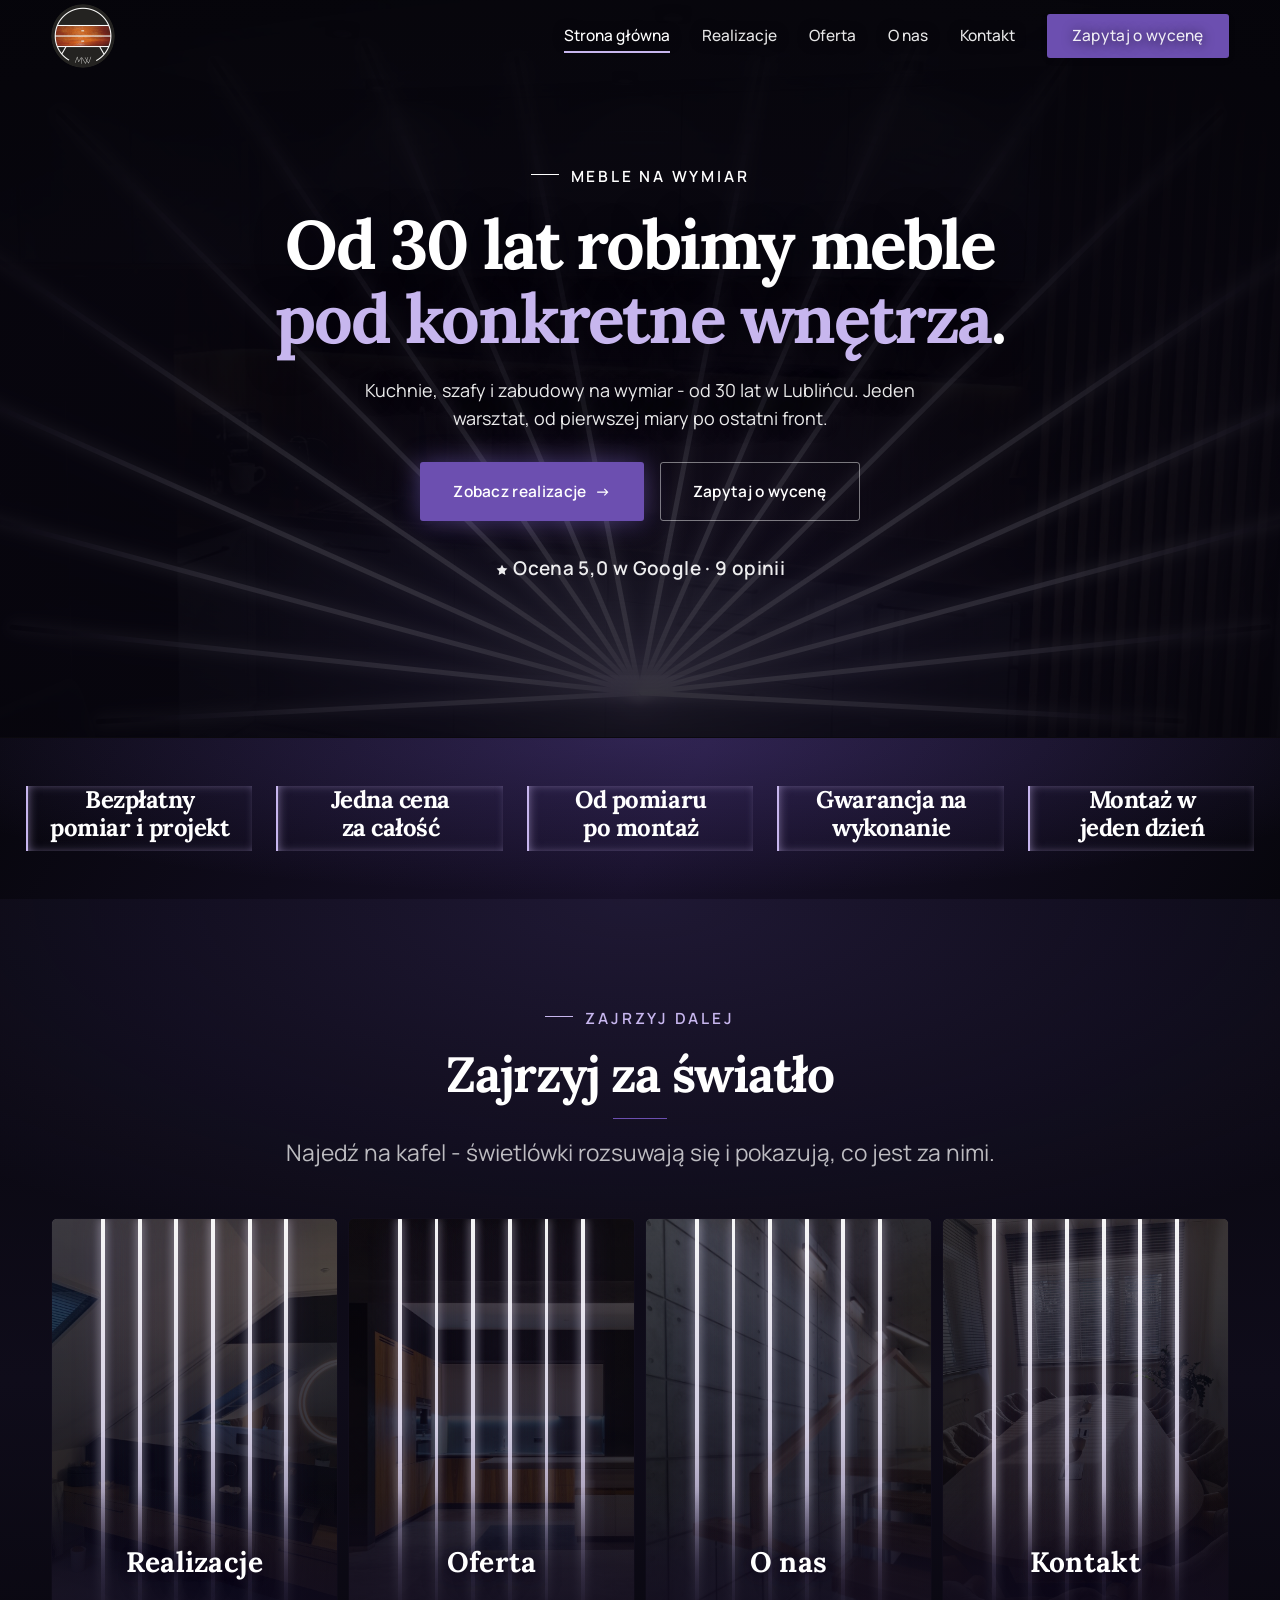
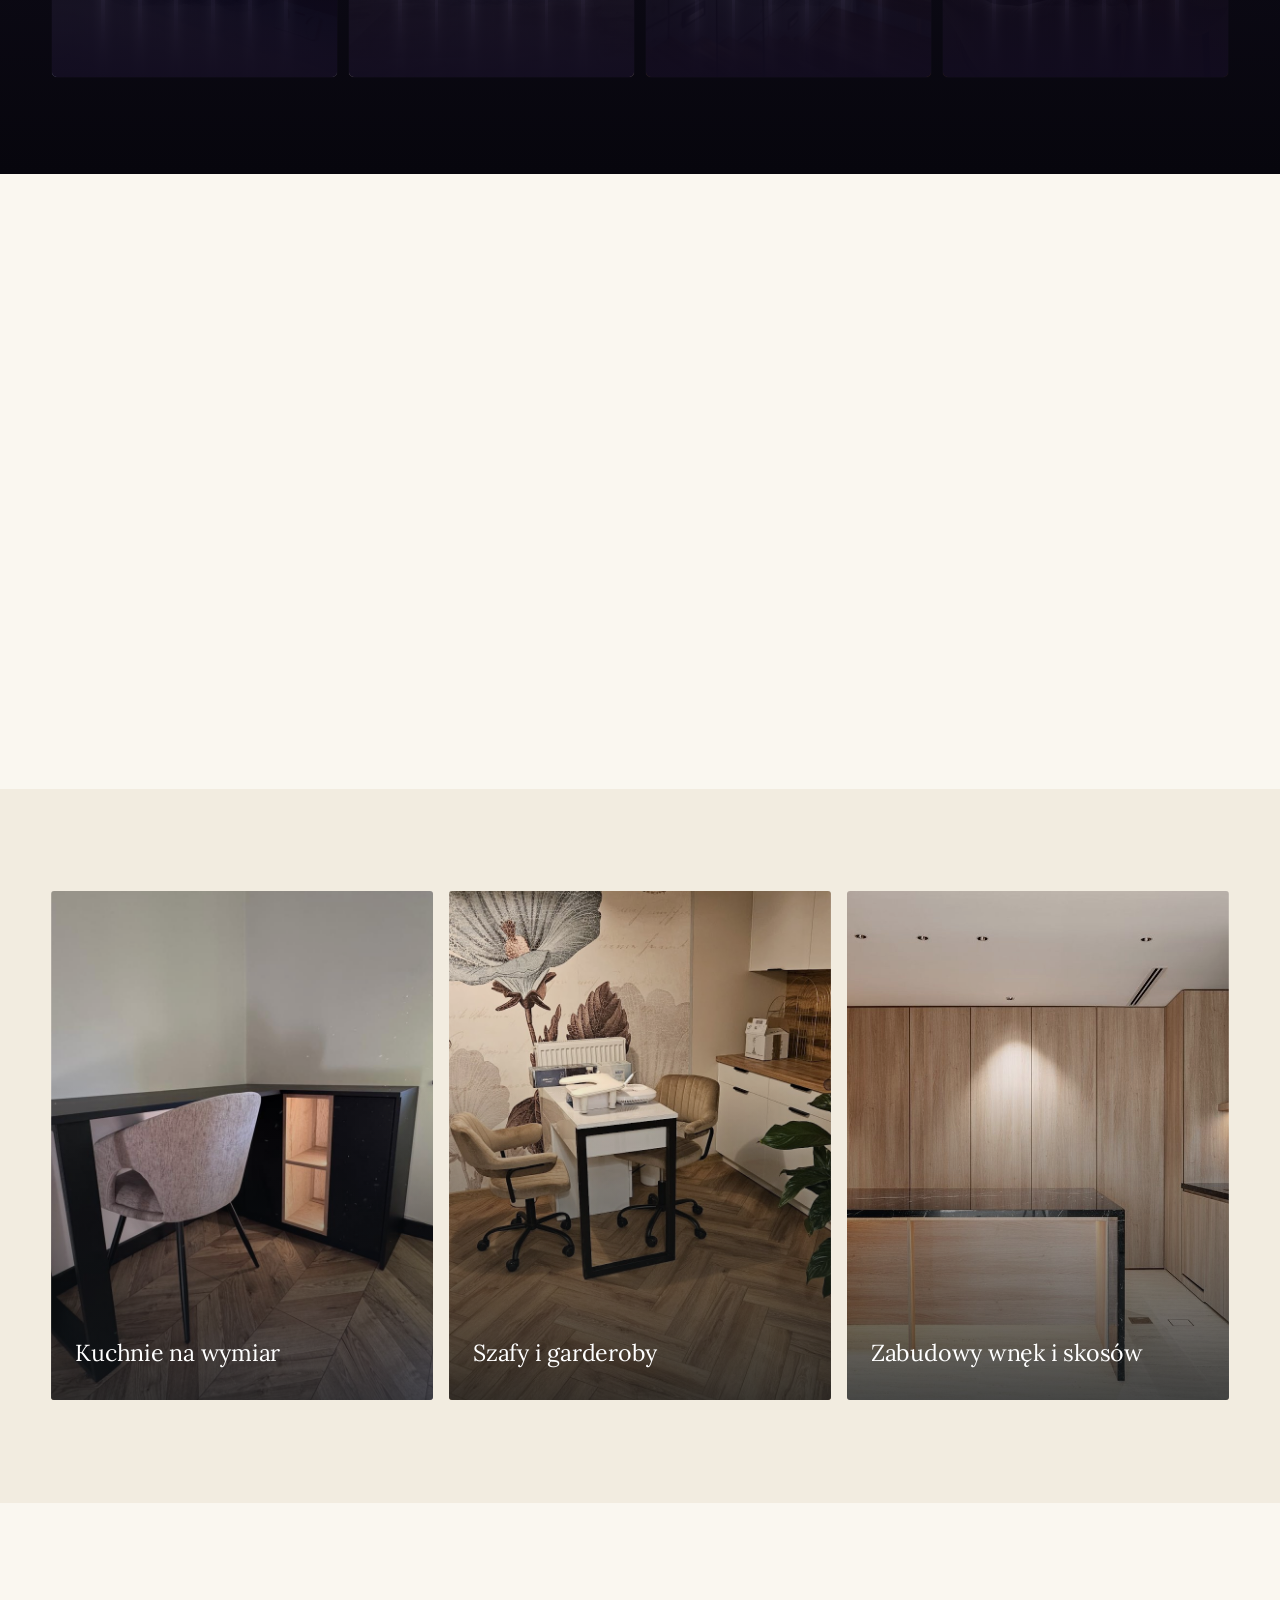
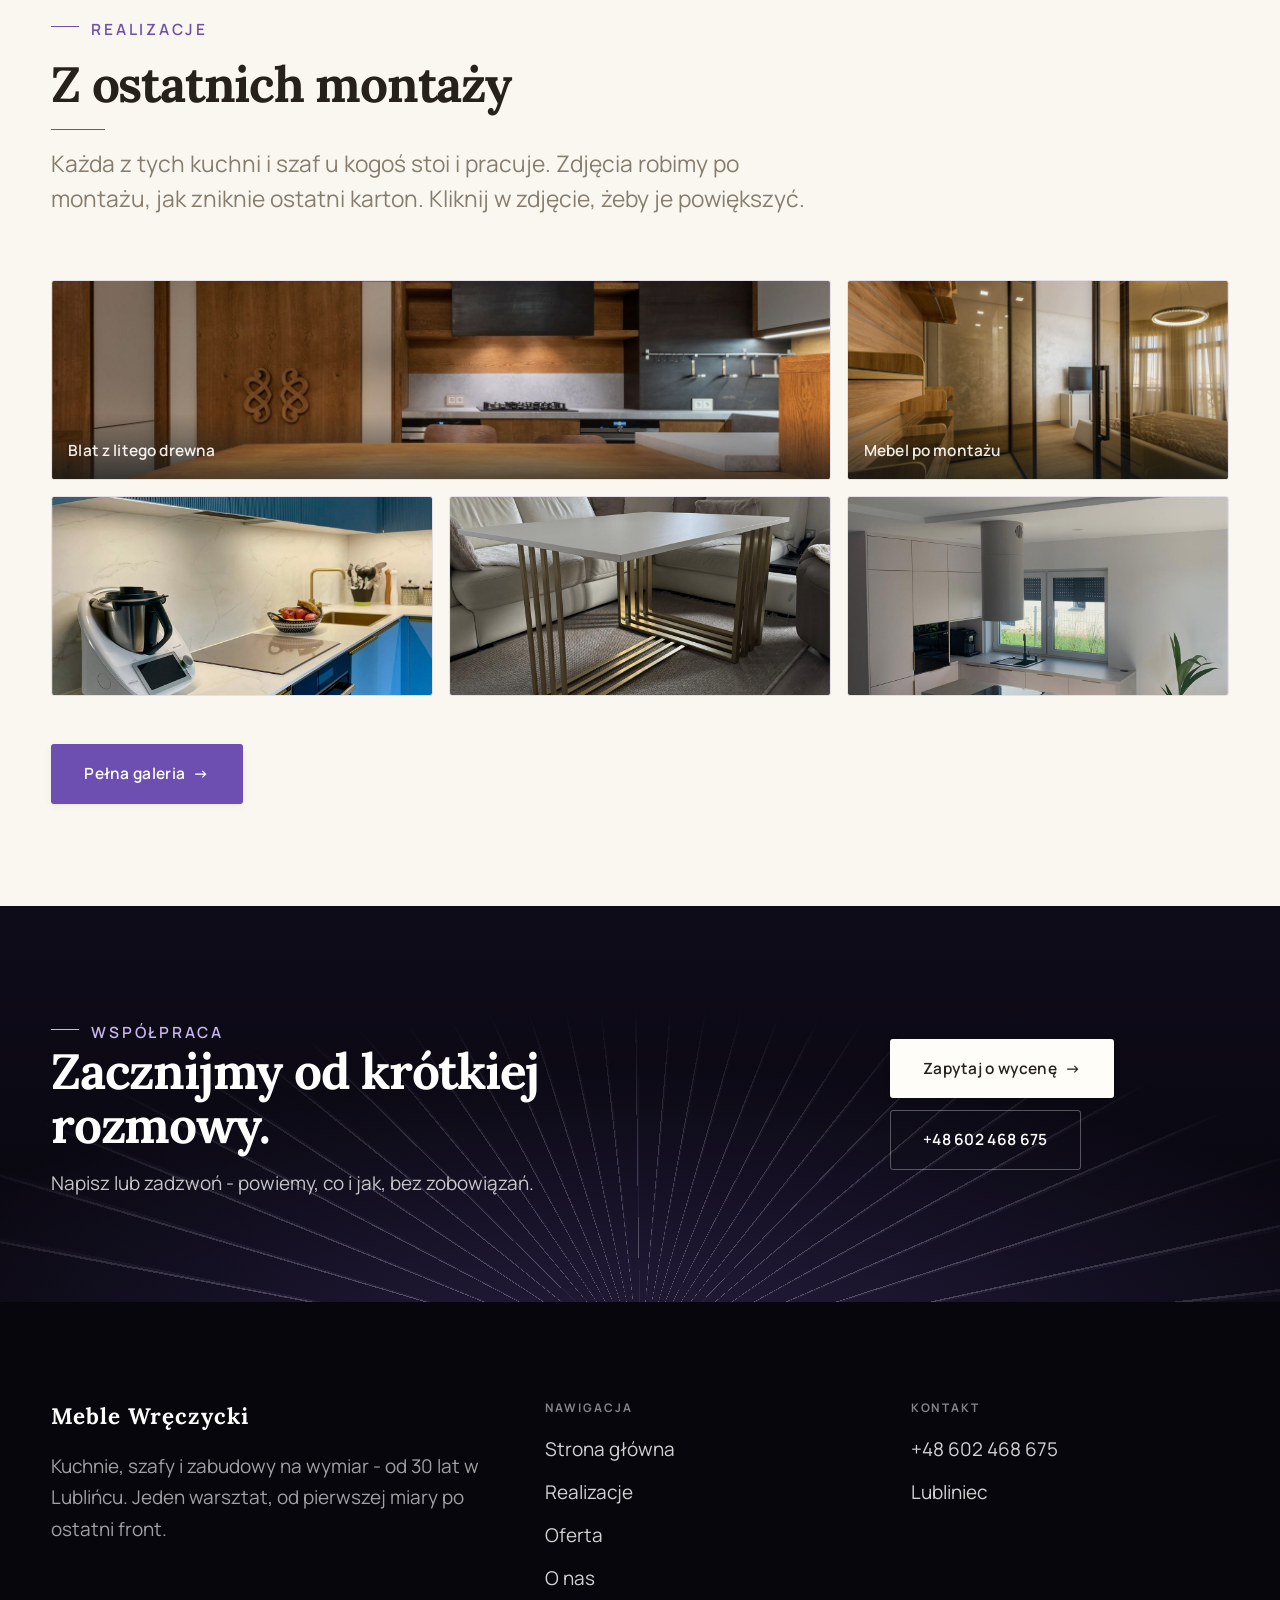
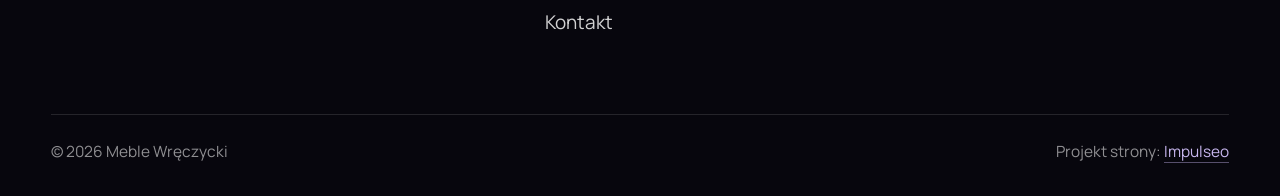
<file: index.html>
<!DOCTYPE html>
<html lang="pl">
<head>
<meta name="robots" content="noindex, nofollow">
<meta charset="UTF-8">
<meta name="viewport" content="width=device-width, initial-scale=1.0">
<title>Meble na wymiar Lubliniec - kuchnie i szafy | Meble Wręczycki</title>
<meta name="description" content="Meble na wymiar w Lublińcu: kuchnie, szafy i zabudowy pod Twoje wnętrze. Bezpłatny pomiar i projekt, jedna cena, montaż z gwarancją. Zadzwoń: +48 602 468 675.">
<link rel="preconnect" href="https://fonts.googleapis.com">
<link rel="preconnect" href="https://fonts.gstatic.com" crossorigin>
<link href="https://fonts.googleapis.com/css2?family=Lora:wght@500;600;700&family=Manrope:wght@400;500;600&display=swap" rel="stylesheet">
<link rel="stylesheet" href="assets/styles.css?v=20260805c">
</head>
<body>

<header class="nav">
  <div class="wrap nav-inner">
    <a class="brand brand-has-logo" href="index.html"><img class="brand-logo" src="img/logo.png" alt="Meble Wręczycki"></a>
    <nav class="nav-links">
      <a href="index.html" class="active">Strona główna</a>
      <a href="realizacje.html">Realizacje</a>
      <a href="oferta.html">Oferta</a>
      <a href="o-nas.html">O nas</a>
      <a href="kontakt.html">Kontakt</a>
      <a href="kontakt.html" class="btn btn-accent">Zapytaj o wycenę</a>
    </nav>
    <button class="nav-toggle" aria-label="Menu"><span></span><span></span><span></span></button>
  </div>
</header>

<section class="hero-cine hero-center hero-led">
  <img src="img/hero.jpg" fetchpriority="high" alt="Meble Wręczycki - Od 30 lat robimy meble pod konkretne wnętrza. ">
  <div class="hero-rays" aria-hidden="true">
    <i style="--a:-93deg;--l:74%;--i:8"></i>
    <i style="--a:-84deg;--l:86%;--i:7"></i>
    <i style="--a:-75deg;--l:98%;--i:6"></i>
    <i style="--a:-66deg;--l:108%;--i:5"></i>
    <i style="--a:-56deg;--l:114%;--i:4"></i>
    <i style="--a:-45deg;--l:112%;--i:3"></i>
    <i style="--a:-34deg;--l:104%;--i:2"></i>
    <i style="--a:-23deg;--l:96%;--i:1"></i>
    <i style="--a:-11deg;--l:88%;--i:0"></i>
    <i style="--a:11deg;--l:88%;--i:0"></i>
    <i style="--a:23deg;--l:96%;--i:1"></i>
    <i style="--a:34deg;--l:104%;--i:2"></i>
    <i style="--a:45deg;--l:112%;--i:3"></i>
    <i style="--a:56deg;--l:114%;--i:4"></i>
    <i style="--a:66deg;--l:108%;--i:5"></i>
    <i style="--a:75deg;--l:98%;--i:6"></i>
    <i style="--a:84deg;--l:86%;--i:7"></i>
    <i style="--a:93deg;--l:74%;--i:8"></i>
    <span class="ray-core"></span>
  </div>
  <div class="wrap">
    <div class="hero-copy">
      <span class="eyebrow">Meble na wymiar</span>
      <h1>Od 30 lat robimy meble <em>pod konkretne wnętrza</em>.</h1>
      <p class="lead">Kuchnie, szafy i zabudowy na wymiar - od 30 lat w Lublińcu. Jeden warsztat, od pierwszej miary po ostatni front.</p>
      <div class="hero-actions">
        <a href="realizacje.html" class="btn btn-accent">Zobacz realizacje <span class="arr">→</span></a>
        <a href="kontakt.html" class="btn btn-ghost" style="color:#fff;border-color:rgba(255,255,255,.45)">Zapytaj o wycenę</a>
      </div>
      <div style="margin-top:var(--space-6);color:#fff;font-weight:600;letter-spacing:.02em;opacity:.92"><svg class="ico-star" width="14" height="14" viewBox="0 0 24 24" style="vertical-align:-2px" aria-hidden="true"><path d="M12 2.8l2.85 5.8 6.4.93-4.63 4.5 1.1 6.37L12 17.4l-5.72 3 1.1-6.37-4.63-4.5 6.4-.93L12 2.8Z" fill="currentColor"/></svg> Ocena 5,0 w Google · 9 opinii</div>
    </div>
  </div>
</section>
<section class="strip n-5" style="padding-block:0">
  <div class="wrap">
    <div class="item reveal"><div class="k">Bezpłatny pomiar i projekt</div><div class="v"></div></div>
    <div class="item reveal"><div class="k">Jedna cena za całość</div><div class="v"></div></div>
    <div class="item reveal"><div class="k">Od pomiaru po montaż</div><div class="v"></div></div>
    <div class="item reveal"><div class="k">Gwarancja na wykonanie</div><div class="v"></div></div>
    <div class="item reveal"><div class="k">Montaż w jeden dzień</div><div class="v"></div></div>
  </div>
</section>
<section class="slatnav">
  <div class="wrap">
    <div class="head center reveal">
      <span class="eyebrow">Zajrzyj dalej</span>
      <h2>Zajrzyj za światło</h2>
      <p>Najedź na kafel - świetlówki rozsuwają się i pokazują, co jest za nimi.</p>
    </div>
    <div class="slat-row reveal">
      <a class="slat" href="realizacje.html">
        <img src="img/g11.jpg" alt="Zabudowa łazienki pod skosem" loading="lazy">
        <span class="slat-veil"></span>
        <span class="slat-ttl"><em>Realizacje</em><small>Kuchnie, szafy i zabudowy po montażu</small></span>
        <span class="blinds" aria-hidden="true"><i style="--b:0"></i><i style="--b:1"></i><i style="--b:2"></i><i style="--b:3"></i><i style="--b:4"></i><i style="--b:5"></i></span>
      </a>
      <a class="slat" href="oferta.html">
        <img src="img/g12.jpg" alt="Kuchnia na wymiar z drewnianymi frontami" loading="lazy">
        <span class="slat-veil"></span>
        <span class="slat-ttl"><em>Oferta</em><small>Co robimy i jak przebiega zlecenie</small></span>
        <span class="blinds" aria-hidden="true"><i style="--b:0"></i><i style="--b:1"></i><i style="--b:2"></i><i style="--b:3"></i><i style="--b:4"></i><i style="--b:5"></i></span>
      </a>
      <a class="slat" href="o-nas.html">
        <img src="img/g14.jpg" alt="Schody z drewnianymi stopniami" loading="lazy">
        <span class="slat-veil"></span>
        <span class="slat-ttl"><em>O nas</em><small>Warsztat, ludzie i sposób pracy</small></span>
        <span class="blinds" aria-hidden="true"><i style="--b:0"></i><i style="--b:1"></i><i style="--b:2"></i><i style="--b:3"></i><i style="--b:4"></i><i style="--b:5"></i></span>
      </a>
      <a class="slat" href="kontakt.html">
        <img src="img/g13.jpg" alt="Stół konferencyjny na wymiar" loading="lazy">
        <span class="slat-veil"></span>
        <span class="slat-ttl"><em>Kontakt</em><small>Pomiar i wycena bez opłat</small></span>
        <span class="blinds" aria-hidden="true"><i style="--b:0"></i><i style="--b:1"></i><i style="--b:2"></i><i style="--b:3"></i><i style="--b:4"></i><i style="--b:5"></i></span>
      </a>
    </div>
  </div>
</section>
<section>
  <div class="wrap split">
    <div class="split-art reveal"><img src="img/g1.jpg" alt="Meble Wręczycki - realizacja" loading="lazy"></div>
    <div class="split-copy reveal">
      <span class="eyebrow">Kim jesteśmy</span>
      <h2>Jak pracujemy</h2>
      <p class="muted">Meble robimy od 30 lat. Zaczynamy od rozmowy u Ciebie w domu: gdzie co ma stać i jak chodzą drzwi obok.</p>
      <p class="muted">Dopiero potem siadamy do projektu. Z warsztatu mebel wyjeżdża, kiedy pasuje co do milimetra - zły wymiar to nasz problem, nie Twój.</p>
      <a href="o-nas.html" class="btn btn-ghost">Poznaj nas <span class="arr">→</span></a>
    </div>
  </div>
</section>
<section class="gateways-band">
  <div class="wrap">
    <div class="gateways">
      <a href="oferta.html" class="gateway reveal"><img src="img/g2.jpg" alt="Kuchnie na wymiar" loading="lazy"><span class="g-ttl">Kuchnie na wymiar</span></a>
      <a href="oferta.html" class="gateway reveal"><img src="img/g3.jpg" alt="Szafy i garderoby" loading="lazy"><span class="g-ttl">Szafy i garderoby</span></a>
      <a href="oferta.html" class="gateway reveal"><img src="img/g4.jpg" alt="Zabudowy wnęk i skosów" loading="lazy"><span class="g-ttl">Zabudowy wnęk i skosów</span></a>
    </div>
  </div>
</section>
<section>
  <div class="wrap">
    <div class="head reveal">
      <span class="eyebrow">Realizacje</span>
      <h2>Z ostatnich montaży</h2>
      <p>Każda z tych kuchni i szaf u kogoś stoi i pracuje. Zdjęcia robimy po montażu, jak zniknie ostatni karton. Kliknij w zdjęcie, żeby je powiększyć.</p>
    </div>
    <div class="gallery">
      <div class="tile t-two3 reveal"><img src="img/g5.jpg" alt="Blat z litego drewna" loading="lazy"><div class="cap">Blat z litego drewna</div></div>
      <div class="tile t-third reveal"><img src="img/g6.jpg" alt="Mebel po montażu" loading="lazy"><div class="cap">Mebel po montażu</div></div>
      <div class="tile t-third reveal"><img src="img/g7.jpg" alt="Meble Wręczycki" loading="lazy"></div>
      <div class="tile t-third reveal"><img src="img/g8.jpg" alt="Meble Wręczycki" loading="lazy"></div>
      <div class="tile t-third reveal"><img src="img/g9.jpg" alt="Meble Wręczycki" loading="lazy"></div>
    </div>
    <div style="margin-top:var(--space-7)" class="reveal"><a href="realizacje.html" class="btn btn-accent">Pełna galeria <span class="arr">→</span></a></div>
  </div>
</section>
<section class="cta">
  <div class="wrap">
    <div class="reveal">
      <span class="eyebrow">Współpraca</span>
      <h2>Zacznijmy od krótkiej rozmowy.</h2>
      <p>Napisz lub zadzwoń - powiemy, co i jak, bez zobowiązań.</p>
    </div>
    <div class="cta-actions reveal">
      <a href="kontakt.html" class="btn btn-light">Zapytaj o wycenę <span class="arr">→</span></a>
      <a href="tel:+48602468675" class="btn btn-ghost" style="color:#fff;border-color:rgba(255,255,255,.3)">+48 602 468 675</a>
    </div>
  </div>
</section>

<footer>
  <div class="wrap">
    <div class="foot-grid">
      <div class="foot-brand">
        <div class="name">Meble Wręczycki</div>
        <p>Kuchnie, szafy i zabudowy na wymiar - od 30 lat w Lublińcu. Jeden warsztat, od pierwszej miary po ostatni front.</p>
      </div>
      <div class="foot-col">
        <h4>Nawigacja</h4>
        <a href="index.html">Strona główna</a>
        <a href="realizacje.html">Realizacje</a>
        <a href="oferta.html">Oferta</a>
        <a href="o-nas.html">O nas</a>
        <a href="kontakt.html">Kontakt</a>
      </div>
      <div class="foot-col">
        <h4>Kontakt</h4>
        <a href="tel:+48602468675">+48 602 468 675</a>
        <p>Lubliniec</p>
      </div>
    </div>
    <div class="foot-bot">
      <span>© 2026 Meble Wręczycki</span>
      <span>Projekt strony: <a class="foot-credit" href="https://impulseo.pl" target="_blank" rel="noopener">Impulseo</a></span>
    </div>
  </div>
</footer>


<script src="assets/main.js?v=20260805c"></script>
</body>
</html>
</file>
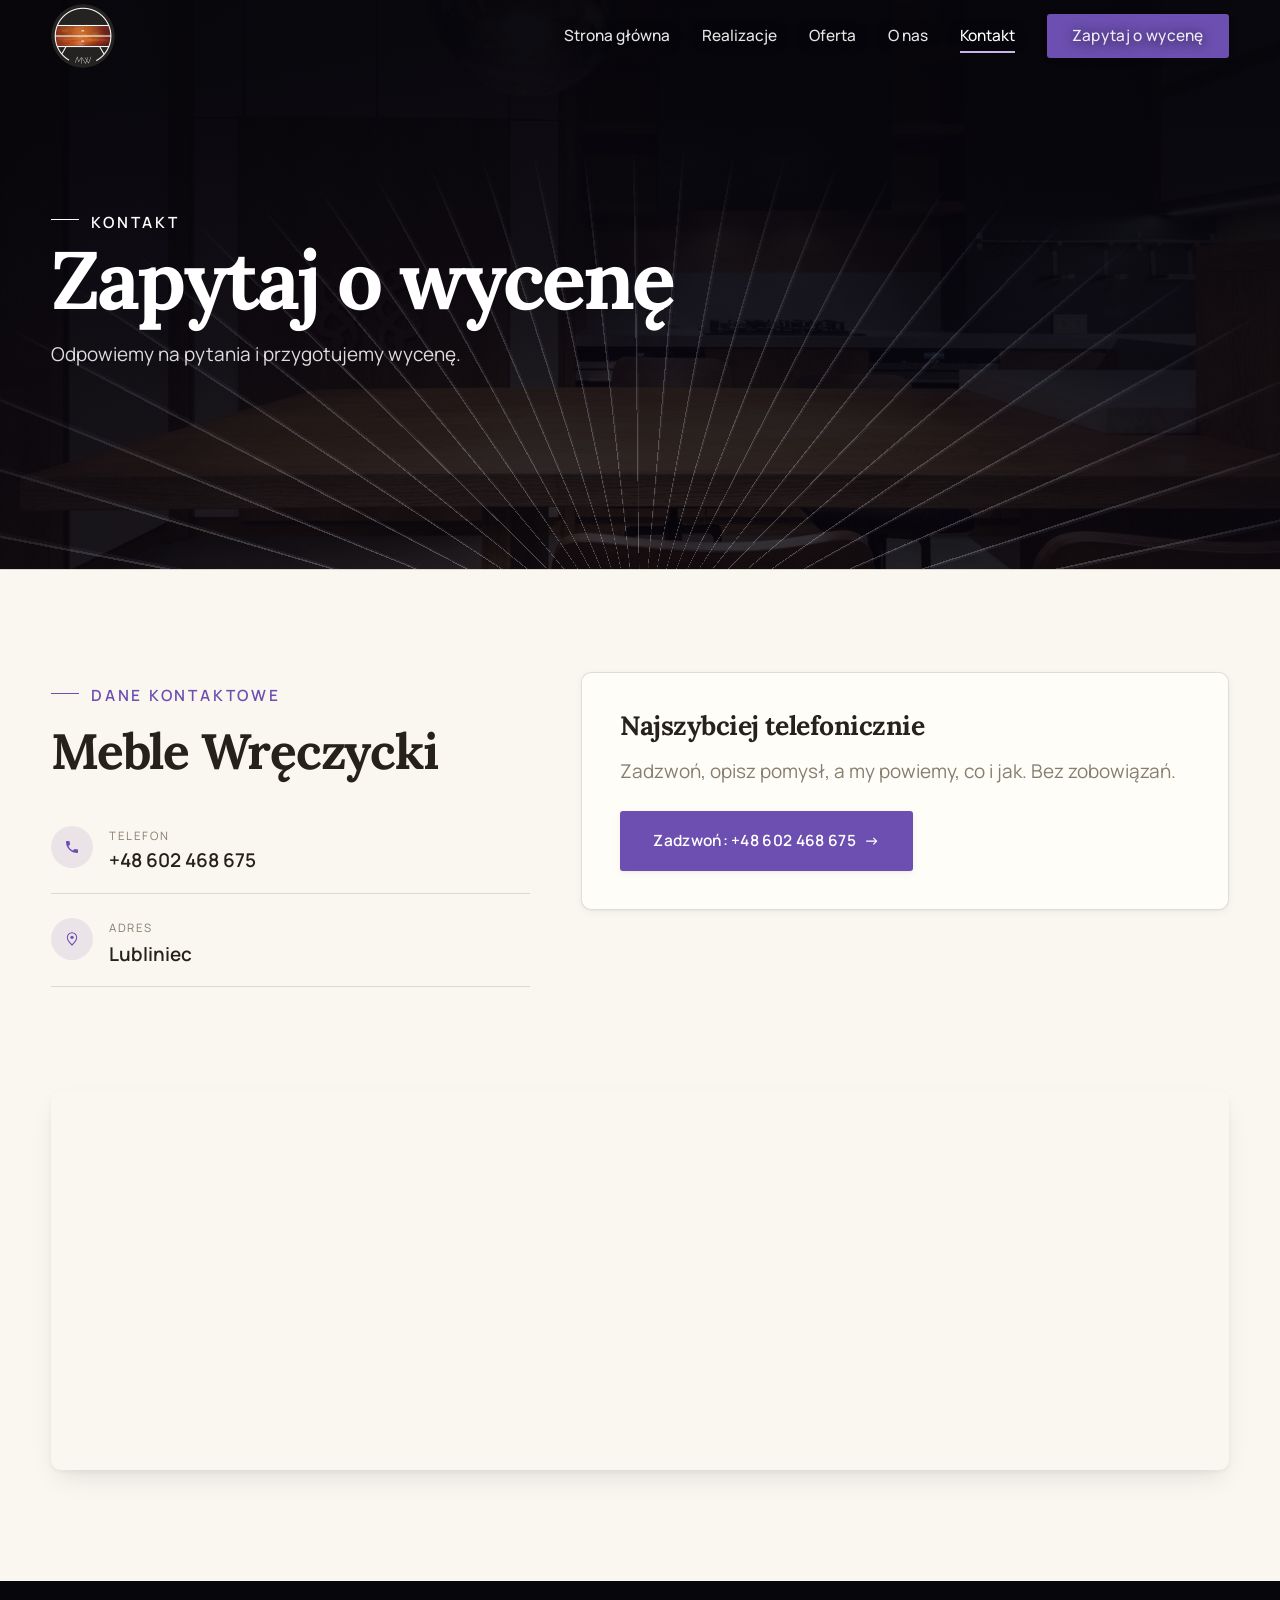
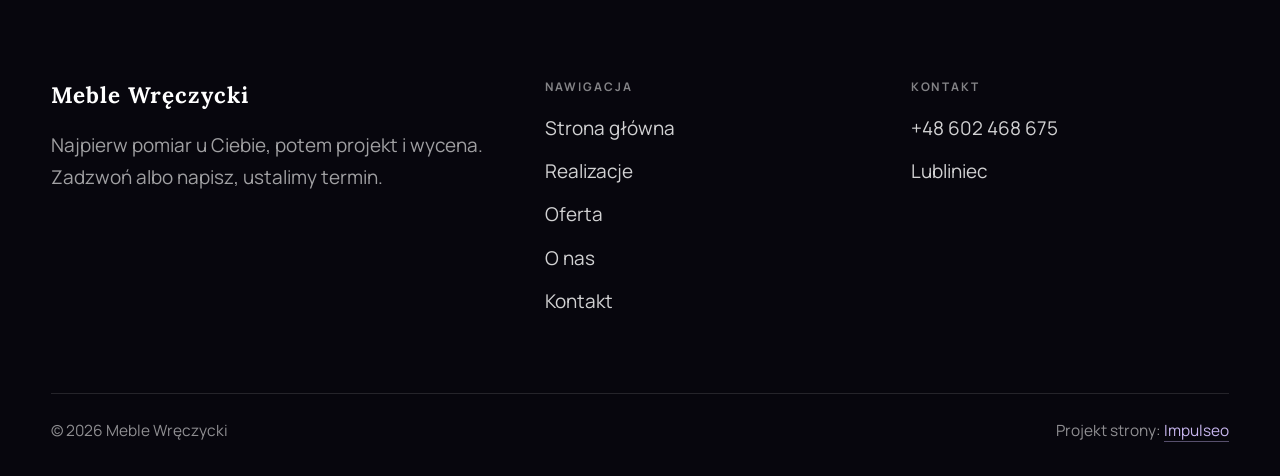
<file: kontakt.html>
<!DOCTYPE html>
<html lang="pl">
<head>
<meta name="robots" content="noindex, nofollow">
<meta charset="UTF-8">
<meta name="viewport" content="width=device-width, initial-scale=1.0">
<title>Kontakt - Meble Wręczycki</title>
<meta name="description" content="Kontakt Meble Wręczycki - Lubliniec">
<link rel="preconnect" href="https://fonts.googleapis.com">
<link rel="preconnect" href="https://fonts.gstatic.com" crossorigin>
<link href="https://fonts.googleapis.com/css2?family=Lora:wght@500;600;700&family=Manrope:wght@400;500;600&display=swap" rel="stylesheet">
<link rel="stylesheet" href="assets/styles.css?v=20260805c">
</head>
<body>

<header class="nav">
  <div class="wrap nav-inner">
    <a class="brand brand-has-logo" href="index.html"><img class="brand-logo" src="img/logo.png" alt="Meble Wręczycki"></a>
    <nav class="nav-links">
      <a href="index.html">Strona główna</a>
      <a href="realizacje.html">Realizacje</a>
      <a href="oferta.html">Oferta</a>
      <a href="o-nas.html">O nas</a>
      <a href="kontakt.html" class="active">Kontakt</a>
      <a href="kontakt.html" class="btn btn-accent">Zapytaj o wycenę</a>
    </nav>
    <button class="nav-toggle" aria-label="Menu"><span></span><span></span><span></span></button>
  </div>
</header>

<section class="pagehead">
  <img src="img/g5.jpg" alt="Meble Wręczycki - Zapytaj o wycenę">
  <div class="wrap">
    <span class="eyebrow">Kontakt</span>
    <h1>Zapytaj o wycenę</h1>
    <p>Odpowiemy na pytania i przygotujemy wycenę.</p>
  </div>
</section>
<section>
  <div class="wrap contact-grid">
    <div class="reveal">
      <span class="eyebrow">Dane kontaktowe</span>
      <h2 style="margin:var(--space-4) 0 var(--space-6)">Meble Wręczycki</h2>
      <div class="info-list">
        <div class="info-row"><div class="ic"><svg class="ico-tel" width="16" height="16" viewBox="0 0 24 24" fill="none" aria-hidden="true"><path d="M6.6 10.8a15.5 15.5 0 0 0 6.6 6.6l2.2-2.2a1 1 0 0 1 1-.24 11.4 11.4 0 0 0 3.6.58 1 1 0 0 1 1 1V20a1 1 0 0 1-1 1A17 17 0 0 1 3 4a1 1 0 0 1 1-1h3.5a1 1 0 0 1 1 1c0 1.25.2 2.46.58 3.6a1 1 0 0 1-.25 1l-2.23 2.2Z" fill="currentColor"/></svg></div><div><div class="lbl">Telefon</div><a class="val" href="tel:+48602468675">+48 602 468 675</a></div></div>
        <div class="info-row"><div class="ic"><svg class="ico-pin" width="16" height="16" viewBox="0 0 24 24" fill="none" aria-hidden="true"><path d="M12 21s7-6.1 7-11.5A7 7 0 0 0 5 9.5C5 14.9 12 21 12 21Z" stroke="currentColor" stroke-width="1.6" fill="none"/><circle cx="12" cy="9.5" r="2.4" fill="currentColor"/></svg></div><div><div class="lbl">Adres</div><div class="val">Lubliniec</div></div></div>
      </div>
    </div>
    <div class="reveal">
      <div class="form">
        <h3 style="margin-bottom:var(--space-4)">Najszybciej telefonicznie</h3>
        <p class="muted" style="margin-bottom:var(--space-5)">Zadzwoń, opisz pomysł, a my powiemy, co i jak. Bez zobowiązań.</p>
        <a href="tel:+48602468675" class="btn btn-accent" style="justify-content:center">Zadzwoń: +48 602 468 675 <span class="arr">→</span></a>
      </div>
    </div>
  </div>
</section>
<section style="padding-top:0">
  <div class="wrap reveal">
    <iframe class="map" title="Meble Wręczycki - Lubliniec" src="https://maps.google.com/maps?q=Meble%20Wr%C4%99czycki%20Lubliniec&z=15&output=embed" loading="lazy" referrerpolicy="no-referrer-when-downgrade"></iframe>
  </div>
</section>

<footer>
  <div class="wrap">
    <div class="foot-grid">
      <div class="foot-brand">
        <div class="name">Meble Wręczycki</div>
        <p>Najpierw pomiar u Ciebie, potem projekt i wycena. Zadzwoń albo napisz, ustalimy termin.</p>
      </div>
      <div class="foot-col">
        <h4>Nawigacja</h4>
        <a href="index.html">Strona główna</a>
        <a href="realizacje.html">Realizacje</a>
        <a href="oferta.html">Oferta</a>
        <a href="o-nas.html">O nas</a>
        <a href="kontakt.html">Kontakt</a>
      </div>
      <div class="foot-col">
        <h4>Kontakt</h4>
        <a href="tel:+48602468675">+48 602 468 675</a>
        <p>Lubliniec</p>
      </div>
    </div>
    <div class="foot-bot">
      <span>© 2026 Meble Wręczycki</span>
      <span>Projekt strony: <a class="foot-credit" href="https://impulseo.pl" target="_blank" rel="noopener">Impulseo</a></span>
    </div>
  </div>
</footer>


<script src="assets/main.js?v=20260805c"></script>
</body>
</html>
</file>
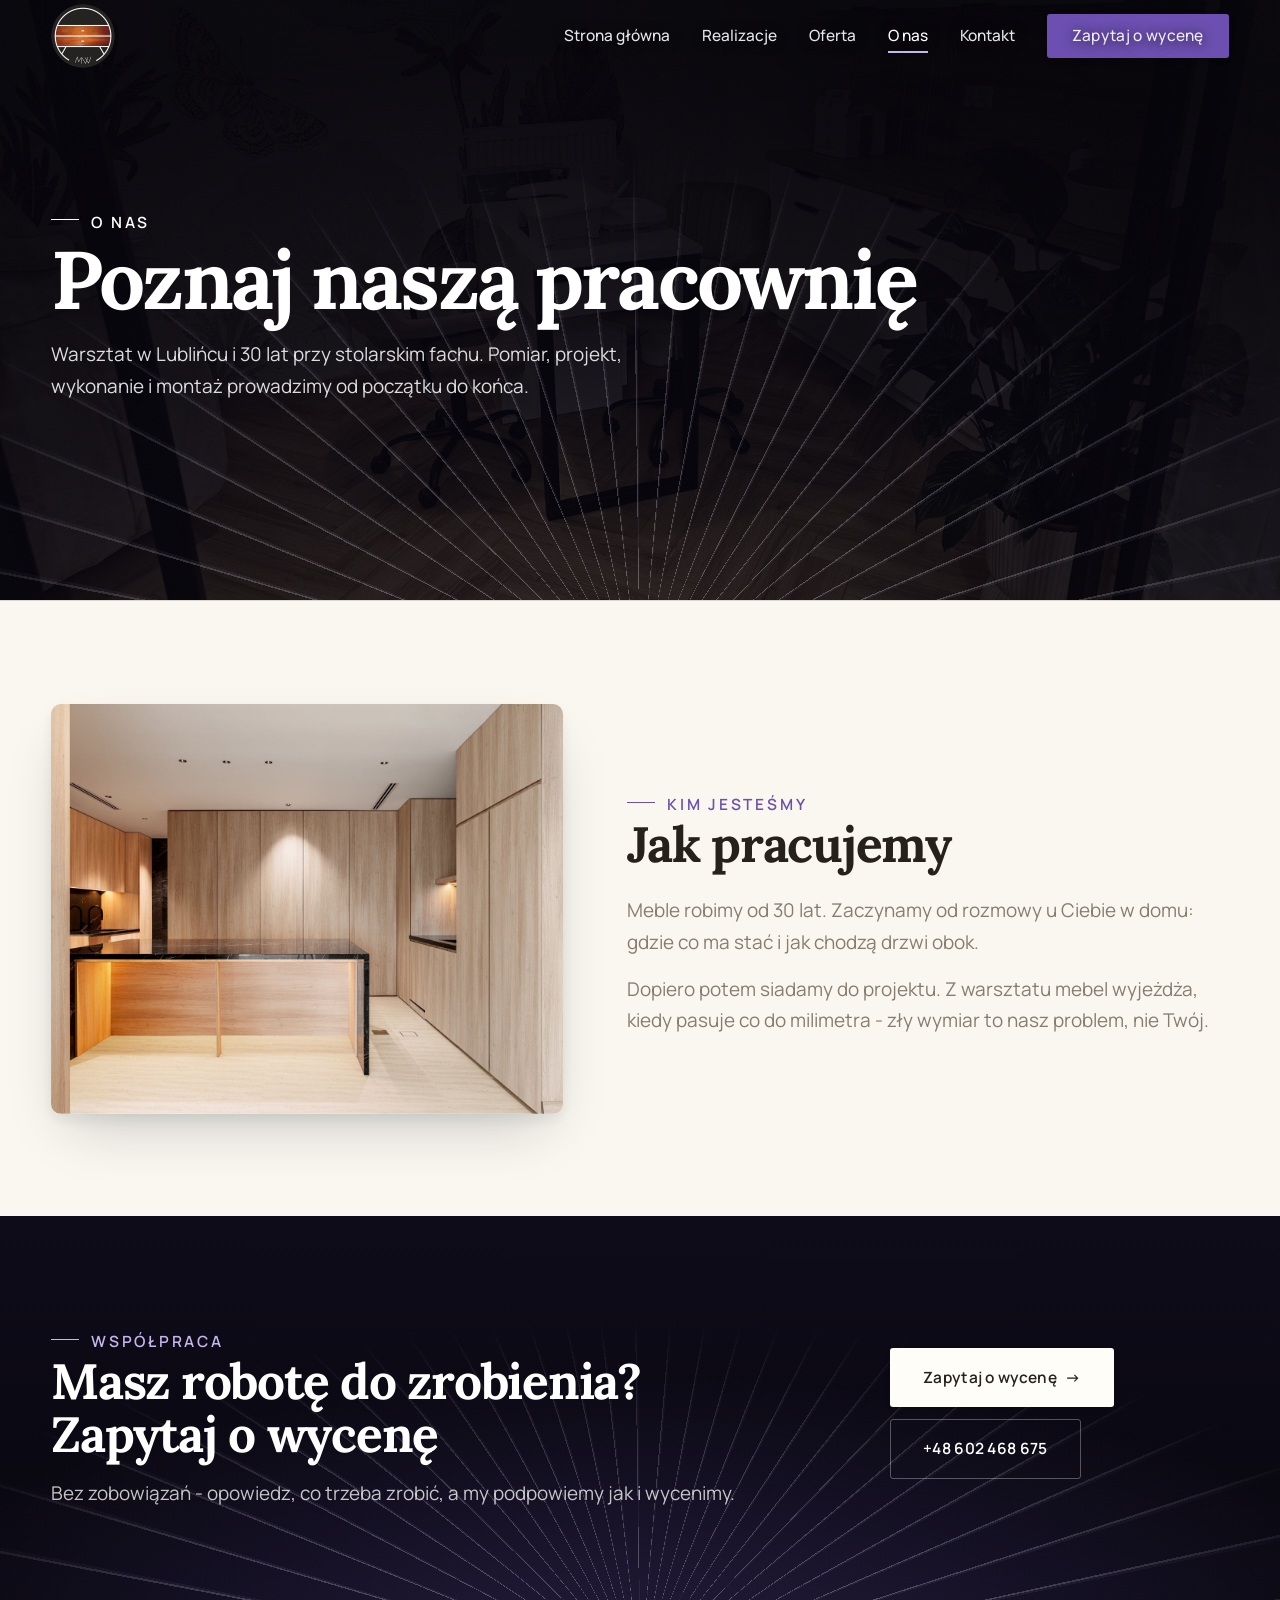
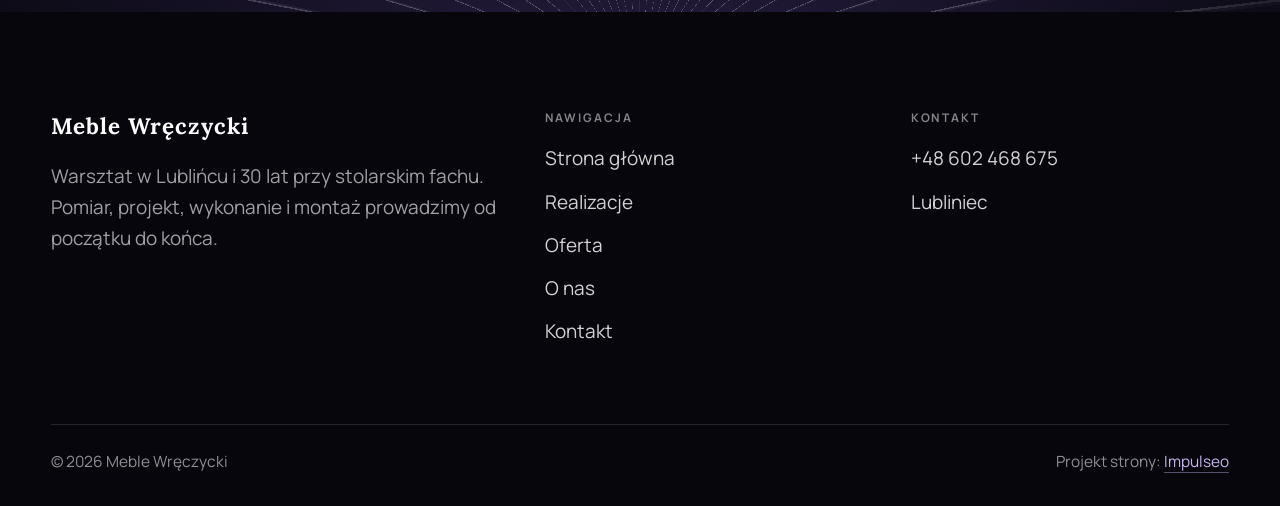
<file: o-nas.html>
<!DOCTYPE html>
<html lang="pl">
<head>
<meta name="robots" content="noindex, nofollow">
<meta charset="UTF-8">
<meta name="viewport" content="width=device-width, initial-scale=1.0">
<title>O nas - Meble Wręczycki</title>
<meta name="description" content="Meble na wymiar w Lublińcu: kuchnie, szafy i zabudowy pod Twoje wnętrze. Bezpłatny pomiar i projekt, jedna cena, montaż z gwarancją. Zadzwoń: +48 602 468 675.">
<link rel="preconnect" href="https://fonts.googleapis.com">
<link rel="preconnect" href="https://fonts.gstatic.com" crossorigin>
<link href="https://fonts.googleapis.com/css2?family=Lora:wght@500;600;700&family=Manrope:wght@400;500;600&display=swap" rel="stylesheet">
<link rel="stylesheet" href="assets/styles.css?v=20260805c">
</head>
<body>

<header class="nav">
  <div class="wrap nav-inner">
    <a class="brand brand-has-logo" href="index.html"><img class="brand-logo" src="img/logo.png" alt="Meble Wręczycki"></a>
    <nav class="nav-links">
      <a href="index.html">Strona główna</a>
      <a href="realizacje.html">Realizacje</a>
      <a href="oferta.html">Oferta</a>
      <a href="o-nas.html" class="active">O nas</a>
      <a href="kontakt.html">Kontakt</a>
      <a href="kontakt.html" class="btn btn-accent">Zapytaj o wycenę</a>
    </nav>
    <button class="nav-toggle" aria-label="Menu"><span></span><span></span><span></span></button>
  </div>
</header>

<section class="pagehead">
  <img src="img/g3.jpg" alt="Meble Wręczycki - Poznaj naszą pracownię">
  <div class="wrap">
    <span class="eyebrow">O nas</span>
    <h1>Poznaj naszą pracownię</h1>
    <p>Warsztat w Lublińcu i 30 lat przy stolarskim fachu. Pomiar, projekt, wykonanie i montaż prowadzimy od początku do końca.</p>
  </div>
</section>
<section>
  <div class="wrap split">
    <div class="split-art reveal"><img src="img/g4.jpg" alt="Meble Wręczycki" loading="lazy"></div>
    <div class="split-copy reveal">
      <span class="eyebrow">Kim jesteśmy</span>
      <h2>Jak pracujemy</h2>
      <p class="muted">Meble robimy od 30 lat. Zaczynamy od rozmowy u Ciebie w domu: gdzie co ma stać i jak chodzą drzwi obok.</p>
      <p class="muted">Dopiero potem siadamy do projektu. Z warsztatu mebel wyjeżdża, kiedy pasuje co do milimetra - zły wymiar to nasz problem, nie Twój.</p>
    </div>
  </div>
</section>


<section class="cta">
  <div class="wrap">
    <div class="reveal">
      <span class="eyebrow">Współpraca</span>
      <h2>Masz robotę do zrobienia? Zapytaj o wycenę</h2>
      <p>Bez zobowiązań - opowiedz, co trzeba zrobić, a my podpowiemy jak i wycenimy.</p>
    </div>
    <div class="cta-actions reveal">
      <a href="kontakt.html" class="btn btn-light">Zapytaj o wycenę <span class="arr">→</span></a>
      <a href="tel:+48602468675" class="btn btn-ghost" style="color:#fff;border-color:rgba(255,255,255,.3)">+48 602 468 675</a>
    </div>
  </div>
</section>

<footer>
  <div class="wrap">
    <div class="foot-grid">
      <div class="foot-brand">
        <div class="name">Meble Wręczycki</div>
        <p>Warsztat w Lublińcu i 30 lat przy stolarskim fachu. Pomiar, projekt, wykonanie i montaż prowadzimy od początku do końca.</p>
      </div>
      <div class="foot-col">
        <h4>Nawigacja</h4>
        <a href="index.html">Strona główna</a>
        <a href="realizacje.html">Realizacje</a>
        <a href="oferta.html">Oferta</a>
        <a href="o-nas.html">O nas</a>
        <a href="kontakt.html">Kontakt</a>
      </div>
      <div class="foot-col">
        <h4>Kontakt</h4>
        <a href="tel:+48602468675">+48 602 468 675</a>
        <p>Lubliniec</p>
      </div>
    </div>
    <div class="foot-bot">
      <span>© 2026 Meble Wręczycki</span>
      <span>Projekt strony: <a class="foot-credit" href="https://impulseo.pl" target="_blank" rel="noopener">Impulseo</a></span>
    </div>
  </div>
</footer>


<script src="assets/main.js?v=20260805c"></script>
</body>
</html>
</file>
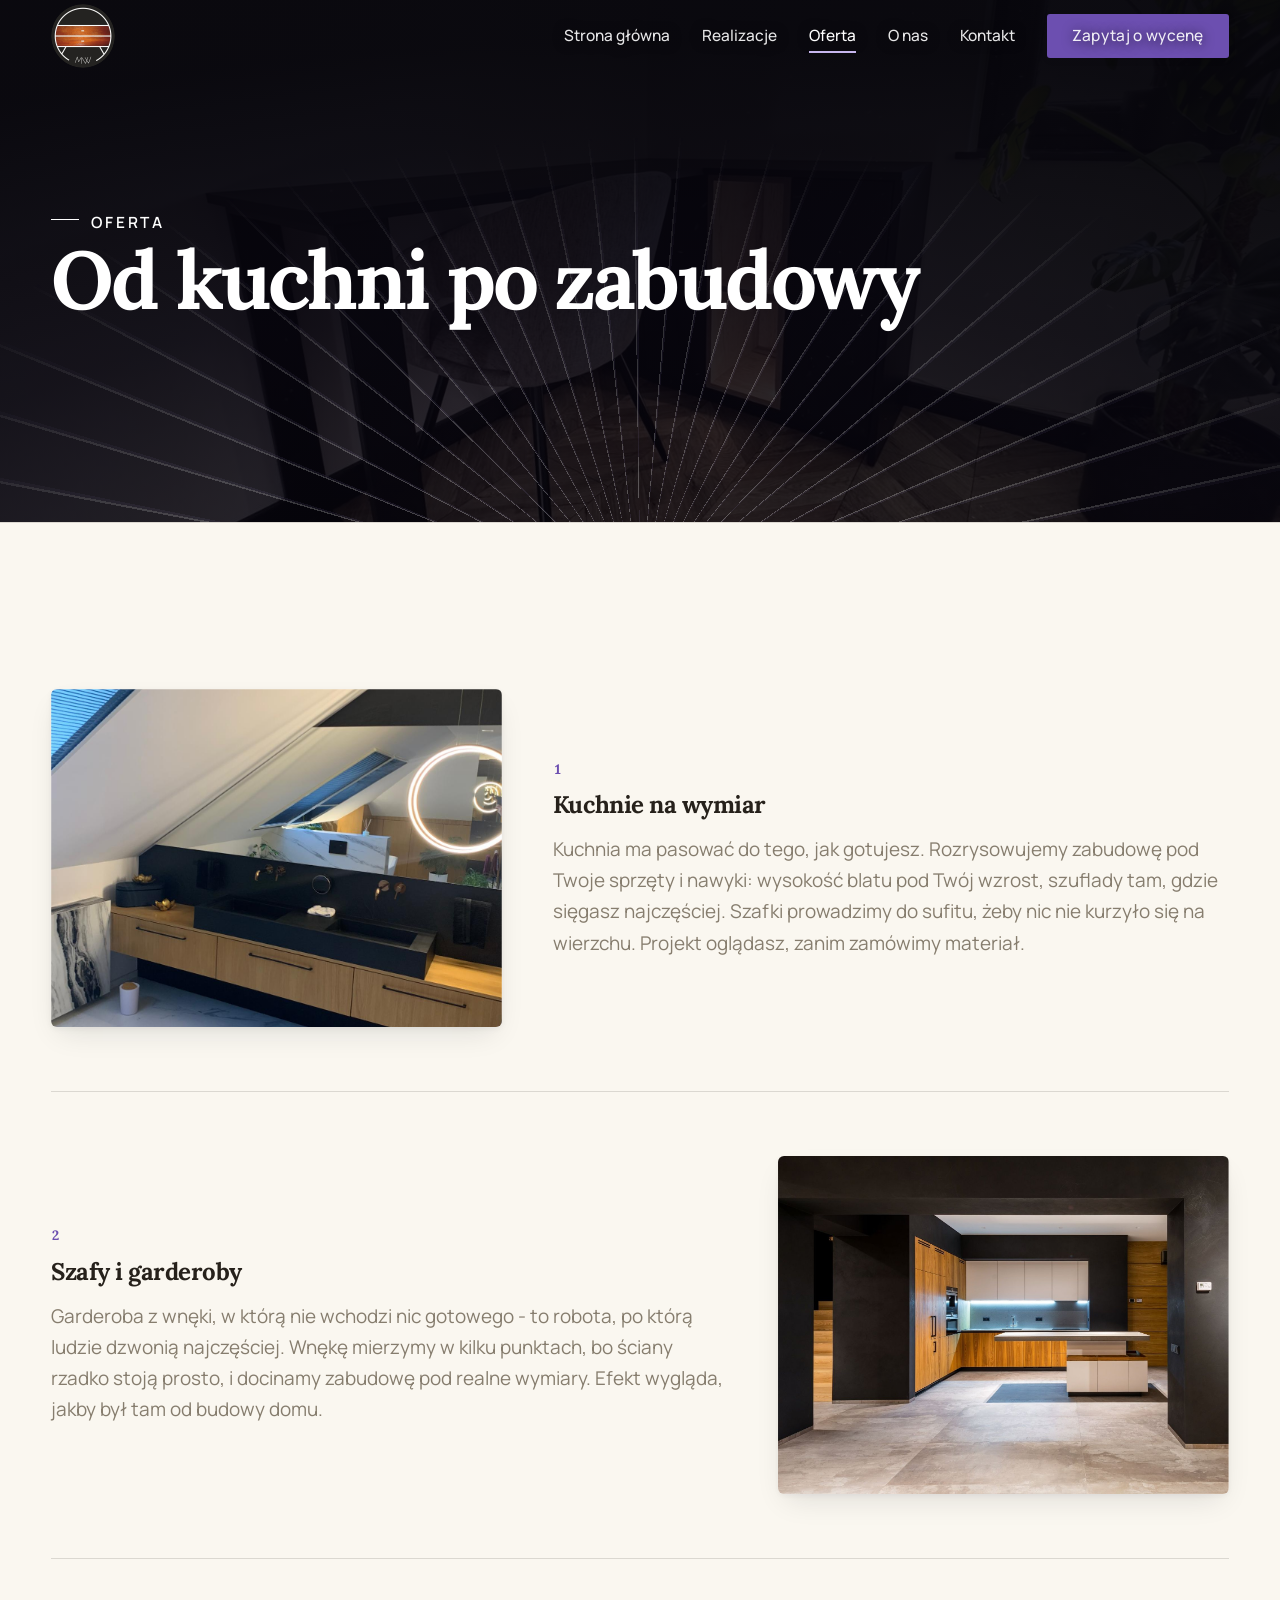
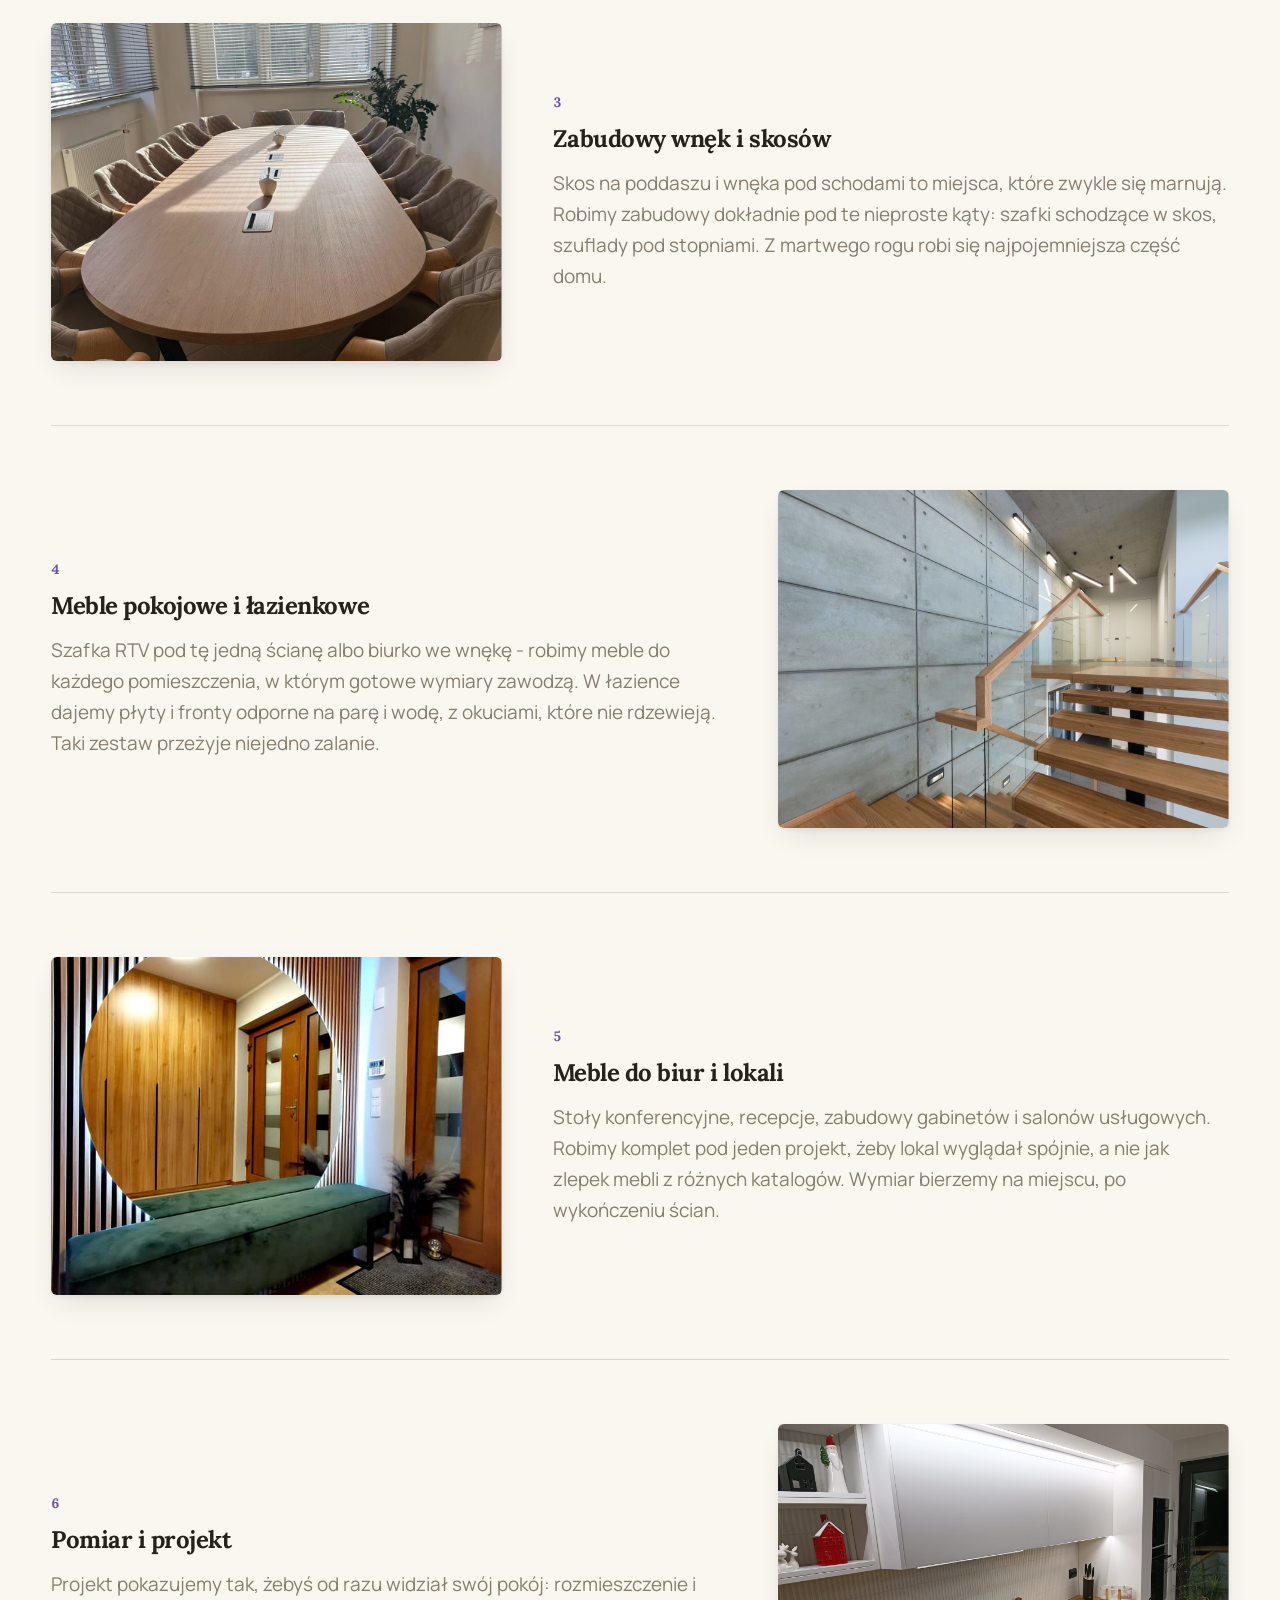
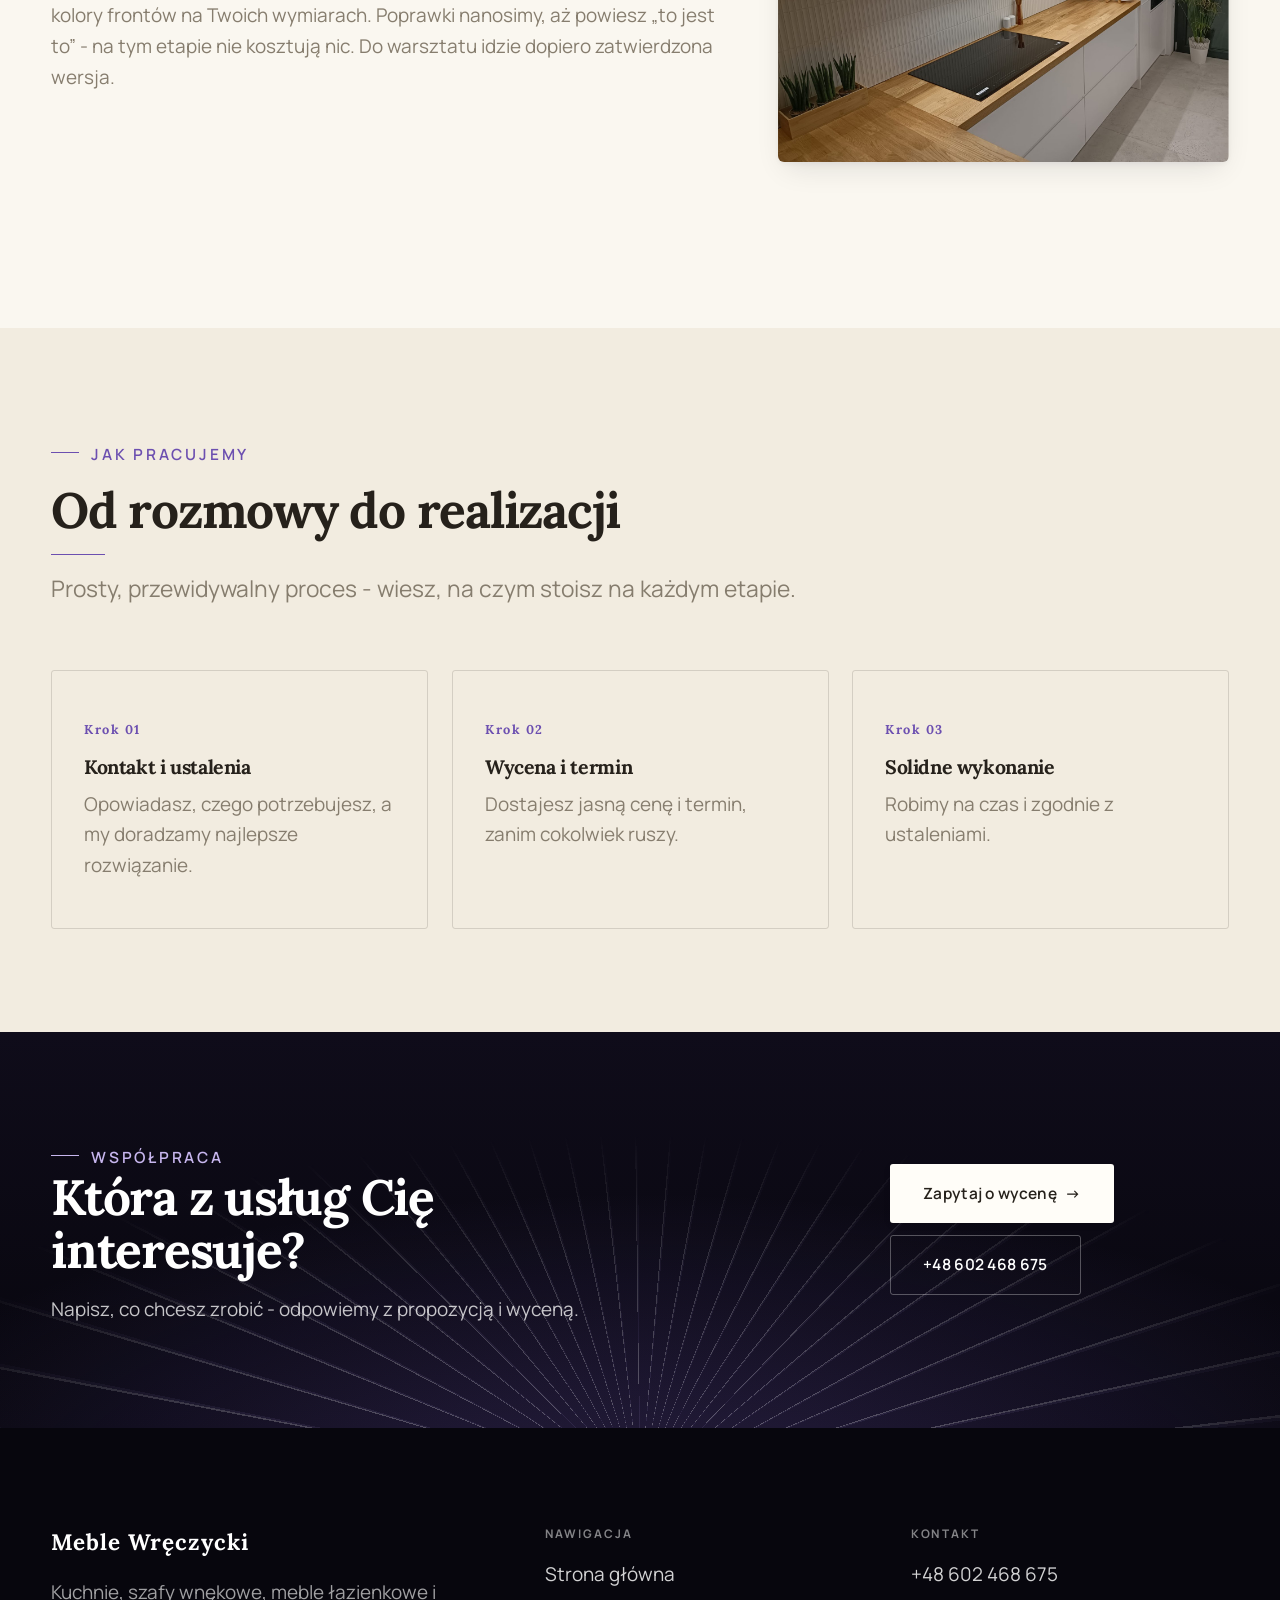
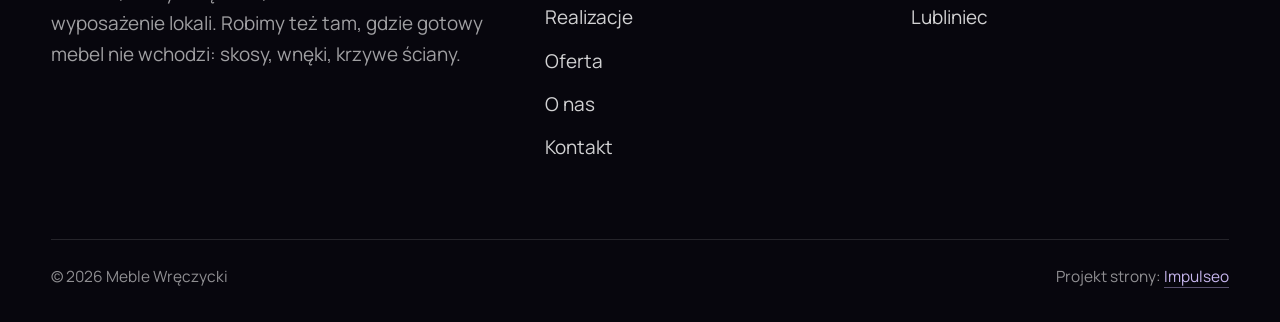
<file: oferta.html>
<!DOCTYPE html>
<html lang="pl">
<head>
<meta name="robots" content="noindex, nofollow">
<meta charset="UTF-8">
<meta name="viewport" content="width=device-width, initial-scale=1.0">
<title>Oferta - Meble Wręczycki</title>
<meta name="description" content="Meble na wymiar w Lublińcu: kuchnie, szafy i zabudowy pod Twoje wnętrze. Bezpłatny pomiar i projekt, jedna cena, montaż z gwarancją. Zadzwoń: +48 602 468 675.">
<link rel="preconnect" href="https://fonts.googleapis.com">
<link rel="preconnect" href="https://fonts.gstatic.com" crossorigin>
<link href="https://fonts.googleapis.com/css2?family=Lora:wght@500;600;700&family=Manrope:wght@400;500;600&display=swap" rel="stylesheet">
<link rel="stylesheet" href="assets/styles.css?v=20260805c">
</head>
<body>

<header class="nav">
  <div class="wrap nav-inner">
    <a class="brand brand-has-logo" href="index.html"><img class="brand-logo" src="img/logo.png" alt="Meble Wręczycki"></a>
    <nav class="nav-links">
      <a href="index.html">Strona główna</a>
      <a href="realizacje.html">Realizacje</a>
      <a href="oferta.html" class="active">Oferta</a>
      <a href="o-nas.html">O nas</a>
      <a href="kontakt.html">Kontakt</a>
      <a href="kontakt.html" class="btn btn-accent">Zapytaj o wycenę</a>
    </nav>
    <button class="nav-toggle" aria-label="Menu"><span></span><span></span><span></span></button>
  </div>
</header>

<section class="pagehead">
  <img src="img/g2.jpg" alt="Meble Wręczycki - Od kuchni po schody">
  <div class="wrap">
    <span class="eyebrow">Oferta</span>
    <h1>Od kuchni po zabudowy</h1>
  </div>
</section>
<section>
  <div class="wrap">
    <div class="svc-row reveal">
      <div class="svc-row-art"><img src="img/g11.jpg" alt="Kuchnie na wymiar" loading="lazy"></div>
      <div>
        <span class="num">01</span>
        <h3>Kuchnie na wymiar</h3>
        <p class="muted">Kuchnia ma pasować do tego, jak gotujesz. Rozrysowujemy zabudowę pod Twoje sprzęty i nawyki: wysokość blatu pod Twój wzrost, szuflady tam, gdzie sięgasz najczęściej. Szafki prowadzimy do sufitu, żeby nic nie kurzyło się na wierzchu. Projekt oglądasz, zanim zamówimy materiał.</p>
      </div>
    </div>
    <div class="svc-row rev reveal">
      <div class="svc-row-art"><img src="img/g12.jpg" alt="Szafy i garderoby" loading="lazy"></div>
      <div>
        <span class="num">02</span>
        <h3>Szafy i garderoby</h3>
        <p class="muted">Garderoba z wnęki, w którą nie wchodzi nic gotowego - to robota, po którą ludzie dzwonią najczęściej. Wnękę mierzymy w kilku punktach, bo ściany rzadko stoją prosto, i docinamy zabudowę pod realne wymiary. Efekt wygląda, jakby był tam od budowy domu.</p>
      </div>
    </div>
    <div class="svc-row reveal">
      <div class="svc-row-art"><img src="img/g13.jpg" alt="Zabudowy wnęk i skosów" loading="lazy"></div>
      <div>
        <span class="num">03</span>
        <h3>Zabudowy wnęk i skosów</h3>
        <p class="muted">Skos na poddaszu i wnęka pod schodami to miejsca, które zwykle się marnują. Robimy zabudowy dokładnie pod te nieproste kąty: szafki schodzące w skos, szuflady pod stopniami. Z martwego rogu robi się najpojemniejsza część domu.</p>
      </div>
    </div>
    <div class="svc-row rev reveal">
      <div class="svc-row-art"><img src="img/g14.jpg" alt="Meble pokojowe i łazienkowe" loading="lazy"></div>
      <div>
        <span class="num">04</span>
        <h3>Meble pokojowe i łazienkowe</h3>
        <p class="muted">Szafka RTV pod tę jedną ścianę albo biurko we wnękę - robimy meble do każdego pomieszczenia, w którym gotowe wymiary zawodzą. W łazience dajemy płyty i fronty odporne na parę i wodę, z okuciami, które nie rdzewieją. Taki zestaw przeżyje niejedno zalanie.</p>
      </div>
    </div>
    <div class="svc-row reveal">
      <div class="svc-row-art"><img src="img/about.jpg" alt="Meble do biur i lokali" loading="lazy"></div>
      <div>
        <span class="num">05</span>
        <h3>Meble do biur i lokali</h3>
        <p class="muted">Stoły konferencyjne, recepcje, zabudowy gabinetów i salonów usługowych. Robimy komplet pod jeden projekt, żeby lokal wyglądał spójnie, a nie jak zlepek mebli z różnych katalogów. Wymiar bierzemy na miejscu, po wykończeniu ścian.</p>
      </div>
    </div>
    <div class="svc-row rev reveal">
      <div class="svc-row-art"><img src="img/g1.jpg" alt="Pomiar i projekt" loading="lazy"></div>
      <div>
        <span class="num">06</span>
        <h3>Pomiar i projekt</h3>
        <p class="muted">Projekt pokazujemy tak, żebyś od razu widział swój pokój: rozmieszczenie i kolory frontów na Twoich wymiarach. Poprawki nanosimy, aż powiesz „to jest to” - na tym etapie nie kosztują nic. Do warsztatu idzie dopiero zatwierdzona wersja.</p>
      </div>
    </div>
  </div>
</section>
<section class="trust">
  <div class="wrap">
    <div class="head reveal">
      <span class="eyebrow">Jak pracujemy</span>
      <h2>Od rozmowy do realizacji</h2>
      <p>Prosty, przewidywalny proces - wiesz, na czym stoisz na każdym etapie.</p>
    </div>
    <div class="svc-grid">
      <div class="svc reveal"><div class="ic">Krok 01</div><h3>Kontakt i ustalenia</h3><p>Opowiadasz, czego potrzebujesz, a my doradzamy najlepsze rozwiązanie.</p></div>
      <div class="svc reveal"><div class="ic">Krok 02</div><h3>Wycena i termin</h3><p>Dostajesz jasną cenę i termin, zanim cokolwiek ruszy.</p></div>
      <div class="svc reveal"><div class="ic">Krok 03</div><h3>Solidne wykonanie</h3><p>Robimy na czas i zgodnie z ustaleniami.</p></div>
    </div>
  </div>
</section>
<section class="cta">
  <div class="wrap">
    <div class="reveal">
      <span class="eyebrow">Współpraca</span>
      <h2>Która z usług Cię interesuje?</h2>
      <p>Napisz, co chcesz zrobić - odpowiemy z propozycją i wyceną.</p>
    </div>
    <div class="cta-actions reveal">
      <a href="kontakt.html" class="btn btn-light">Zapytaj o wycenę <span class="arr">→</span></a>
      <a href="tel:+48602468675" class="btn btn-ghost" style="color:#fff;border-color:rgba(255,255,255,.3)">+48 602 468 675</a>
    </div>
  </div>
</section>

<footer>
  <div class="wrap">
    <div class="foot-grid">
      <div class="foot-brand">
        <div class="name">Meble Wręczycki</div>
        <p>Kuchnie, szafy wnękowe, meble łazienkowe i wyposażenie lokali. Robimy też tam, gdzie gotowy mebel nie wchodzi: skosy, wnęki, krzywe ściany.</p>
      </div>
      <div class="foot-col">
        <h4>Nawigacja</h4>
        <a href="index.html">Strona główna</a>
        <a href="realizacje.html">Realizacje</a>
        <a href="oferta.html">Oferta</a>
        <a href="o-nas.html">O nas</a>
        <a href="kontakt.html">Kontakt</a>
      </div>
      <div class="foot-col">
        <h4>Kontakt</h4>
        <a href="tel:+48602468675">+48 602 468 675</a>
        <p>Lubliniec</p>
      </div>
    </div>
    <div class="foot-bot">
      <span>© 2026 Meble Wręczycki</span>
      <span>Projekt strony: <a class="foot-credit" href="https://impulseo.pl" target="_blank" rel="noopener">Impulseo</a></span>
    </div>
  </div>
</footer>


<script src="assets/main.js?v=20260805c"></script>
</body>
</html>
</file>
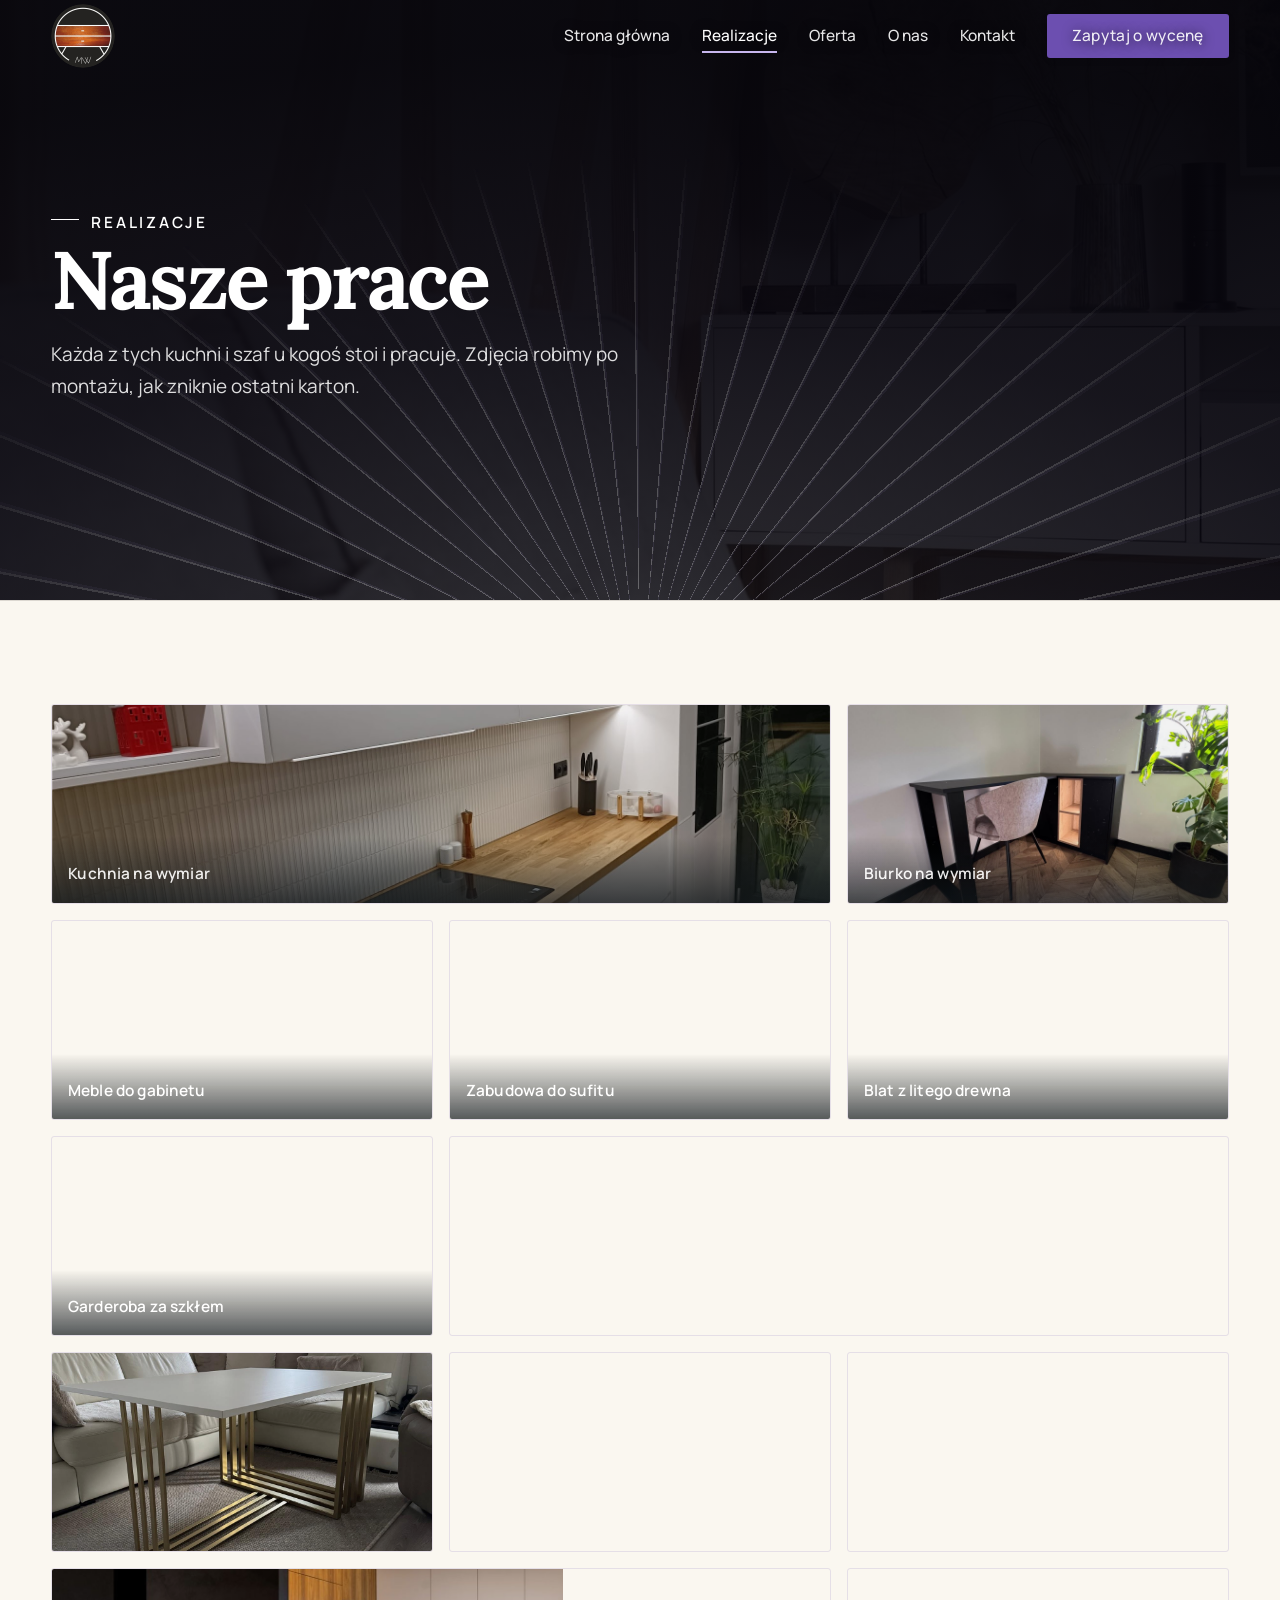
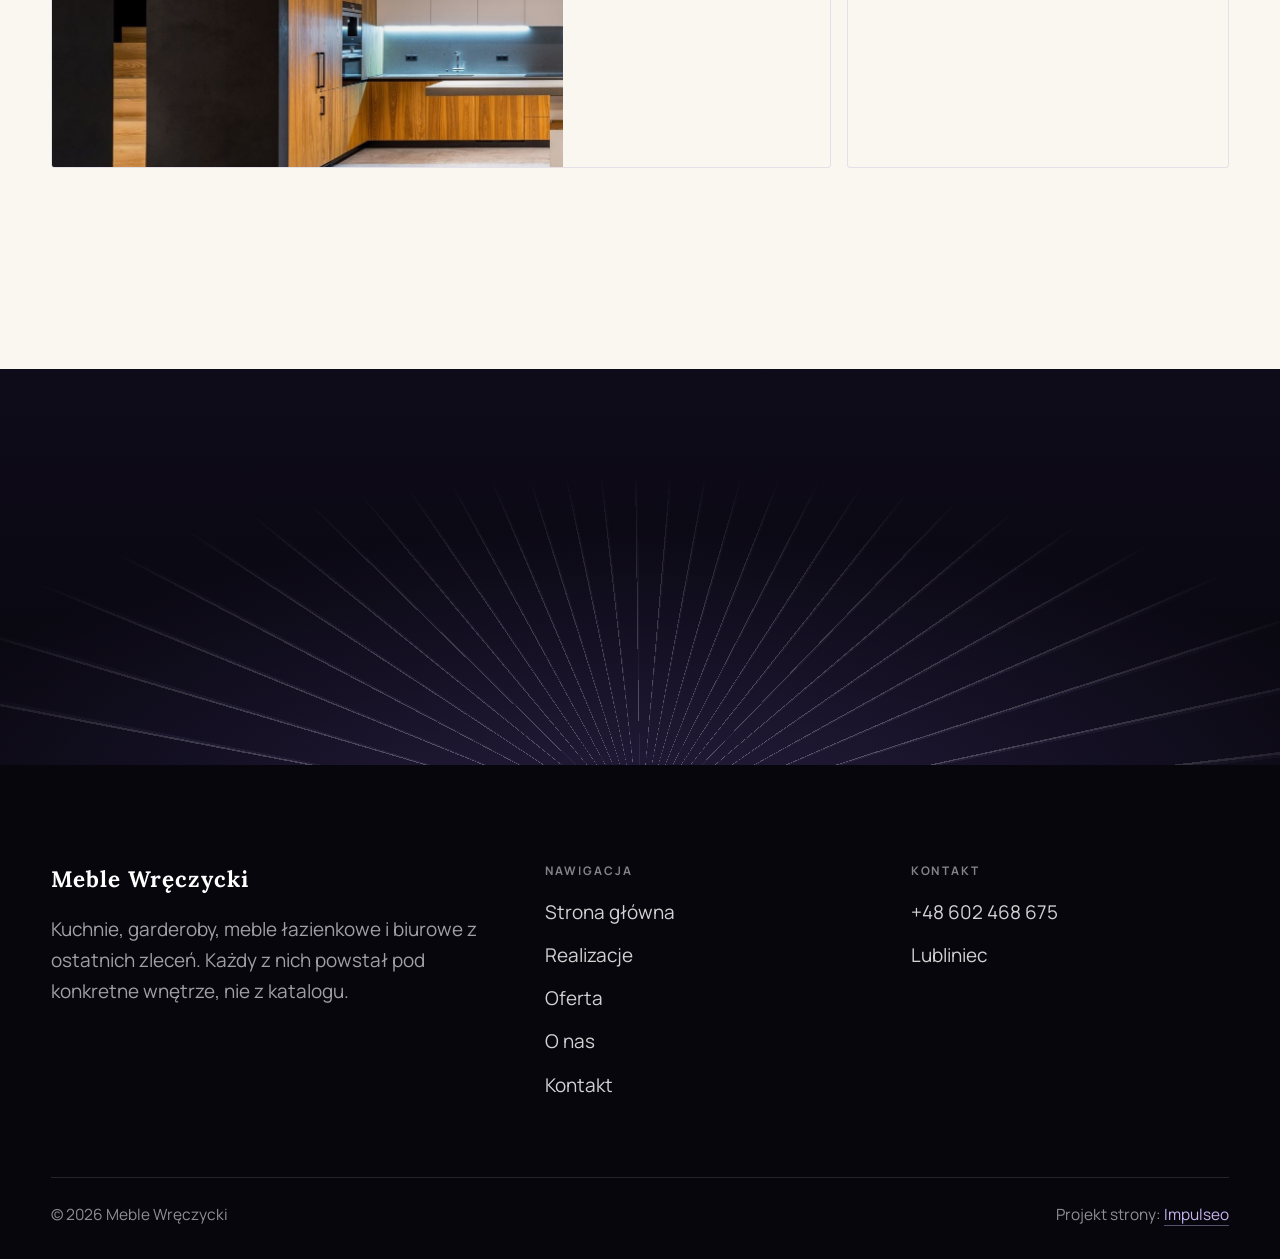
<file: realizacje.html>
<!DOCTYPE html>
<html lang="pl">
<head>
<meta name="robots" content="noindex, nofollow">
<meta charset="UTF-8">
<meta name="viewport" content="width=device-width, initial-scale=1.0">
<title>Realizacje - Meble Wręczycki</title>
<meta name="description" content="Realizacje Meble Wręczycki: Kuchnia na wymiar, Szafa wnękowa, Garderoba, Zabudowa pod skosem, Blat z litego drewna">
<link rel="preconnect" href="https://fonts.googleapis.com">
<link rel="preconnect" href="https://fonts.gstatic.com" crossorigin>
<link href="https://fonts.googleapis.com/css2?family=Lora:wght@500;600;700&family=Manrope:wght@400;500;600&display=swap" rel="stylesheet">
<link rel="stylesheet" href="assets/styles.css?v=20260805c">
</head>
<body>

<header class="nav">
  <div class="wrap nav-inner">
    <a class="brand brand-has-logo" href="index.html"><img class="brand-logo" src="img/logo.png" alt="Meble Wręczycki"></a>
    <nav class="nav-links">
      <a href="index.html">Strona główna</a>
      <a href="realizacje.html" class="active">Realizacje</a>
      <a href="oferta.html">Oferta</a>
      <a href="o-nas.html">O nas</a>
      <a href="kontakt.html">Kontakt</a>
      <a href="kontakt.html" class="btn btn-accent">Zapytaj o wycenę</a>
    </nav>
    <button class="nav-toggle" aria-label="Menu"><span></span><span></span><span></span></button>
  </div>
</header>

<section class="pagehead">
  <img src="img/g10.jpg" alt="Meble Wręczycki - Nasze prace">
  <div class="wrap">
    <span class="eyebrow">Realizacje</span>
    <h1>Nasze prace</h1>
    <p>Każda z tych kuchni i szaf u kogoś stoi i pracuje. Zdjęcia robimy po montażu, jak zniknie ostatni karton.</p>
  </div>
</section>
<section>
  <div class="wrap">
    <div class="gallery">
      <div class="tile t-two3 reveal"><img src="img/g1.jpg" alt="Kuchnia na wymiar" loading="lazy"><div class="cap">Kuchnia na wymiar</div></div>
      <div class="tile t-third reveal"><img src="img/g2.jpg" alt="Szafa wnękowa" loading="lazy"><div class="cap">Biurko na wymiar</div></div>
      <div class="tile t-third reveal"><img src="img/g3.jpg" alt="Garderoba" loading="lazy"><div class="cap">Meble do gabinetu</div></div>
      <div class="tile t-third reveal"><img src="img/g4.jpg" alt="Zabudowa pod skosem" loading="lazy"><div class="cap">Zabudowa do sufitu</div></div>
      <div class="tile t-third reveal"><img src="img/g5.jpg" alt="Blat z litego drewna" loading="lazy"><div class="cap">Blat z litego drewna</div></div>
      <div class="tile t-third reveal"><img src="img/g6.jpg" alt="Mebel po montażu" loading="lazy"><div class="cap">Garderoba za szkłem</div></div>
      <div class="tile t-two3 reveal"><img src="img/g7.jpg" alt="Meble Wręczycki" loading="lazy"></div>
      <div class="tile t-third reveal"><img src="img/g8.jpg" alt="Meble Wręczycki" loading="lazy"></div>
      <div class="tile t-third reveal"><img src="img/g9.jpg" alt="Meble Wręczycki" loading="lazy"></div>
      <div class="tile t-third reveal"><img src="img/g11.jpg" alt="Meble Wręczycki" loading="lazy"></div>
      <div class="tile t-two3 reveal"><img src="img/g12.jpg" alt="Meble Wręczycki" loading="lazy"></div>
      <div class="tile t-third reveal"><img src="img/g13.jpg" alt="Meble Wręczycki" loading="lazy"></div>
    </div>
    <p class="muted reveal" style="margin-top:var(--space-7);font-size:var(--text-sm);max-width:62ch">Kliknij w zdjęcie, żeby je powiększyć. Część kadrów ma charakter poglądowy. Pełne portfolio pokażemy na miejscu przy wycenie.</p>
  </div>
</section>
<section class="cta">
  <div class="wrap">
    <div class="reveal">
      <span class="eyebrow">Współpraca</span>
      <h2>Spodobały Ci się nasze prace?</h2>
      <p>Opowiedz, co trzeba zrobić - przygotujemy wycenę dopasowaną do potrzeb.</p>
    </div>
    <div class="cta-actions reveal">
      <a href="kontakt.html" class="btn btn-light">Zapytaj o wycenę <span class="arr">→</span></a>
      <a href="tel:+48602468675" class="btn btn-ghost" style="color:#fff;border-color:rgba(255,255,255,.3)">+48 602 468 675</a>
    </div>
  </div>
</section>

<footer>
  <div class="wrap">
    <div class="foot-grid">
      <div class="foot-brand">
        <div class="name">Meble Wręczycki</div>
        <p>Kuchnie, garderoby, meble łazienkowe i biurowe z ostatnich zleceń. Każdy z nich powstał pod konkretne wnętrze, nie z katalogu.</p>
      </div>
      <div class="foot-col">
        <h4>Nawigacja</h4>
        <a href="index.html">Strona główna</a>
        <a href="realizacje.html">Realizacje</a>
        <a href="oferta.html">Oferta</a>
        <a href="o-nas.html">O nas</a>
        <a href="kontakt.html">Kontakt</a>
      </div>
      <div class="foot-col">
        <h4>Kontakt</h4>
        <a href="tel:+48602468675">+48 602 468 675</a>
        <p>Lubliniec</p>
      </div>
    </div>
    <div class="foot-bot">
      <span>© 2026 Meble Wręczycki</span>
      <span>Projekt strony: <a class="foot-credit" href="https://impulseo.pl" target="_blank" rel="noopener">Impulseo</a></span>
    </div>
  </div>
</footer>


<script src="assets/main.js?v=20260805c"></script>
</body>
</html>
</file>
<file: assets/styles.css>
/* ============================================================
   STOLBASZ — premium, architektoniczny B2B fit-out
   Jasna paleta, zero brązu. System wg premium-web-craft.
   Projekt strony: Impulseo (impulseo.pl)
   ============================================================ */

:root{
  /* PALETA — jasna, architektoniczna, chłodna */
  --paper:#FAF7F0;          /* główne tło - jasny beż, prawie biały */
  --paper-2:#F2ECE0;        /* sekcje alternatywne */
  --paper-3:#EAE3D3;        /* delikatne wypełnienia */
  --card:#FFFDF8;           /* karty/formularz - beż jaśniejszy od tła */
  --ink:#23211E;            /* tekst główny — chłodny grafit */
  --ink-soft:#43403A;       /* nagłówki drugorzędne */
  --muted:#87837A;          /* tekst poboczny */
  --line:rgba(35,33,30,.12);/* hairline */
  --accent:#8A6B3C;         /* stonowany petrol-slate — jedyny akcent */
  --accent-d:#6E5430;
  --accent-soft:rgba(138,107,60,.10);
  --dark:#23211E;           /* sekcje ciemne (stopka/CTA) */

  /* HOVER ZDJĘĆ — JEDEN standard dla całego silnika (decyzja K. 04.08.2026, artefakt z wariantami).
     Delikatny zoom 1.02 + rozjaśnienie. Dawne scale(1.05) ODRZUCONE: skakał kadr.
     Spoczynek lekko przygaszony, ale TYLKO tam, gdzie jest mysz (@media hover:hover) —
     na telefonie zdjęcia zostają w pełnej jasności. */
  --img-zoom:1.02;
  --img-rest:brightness(.95) saturate(.99);
  --img-hot:brightness(1.06) saturate(1.05);
  --img-dur:.55s;

  /* ODSTĘPY — skala 4/8 */
  --space-1:4px; --space-2:8px; --space-3:12px; --space-4:16px; --space-5:24px;
  --space-6:32px; --space-7:48px; --space-8:64px; --space-9:96px; --space-10:128px;

  /* TYPOGRAFIA — fluid clamp() (skala podbita 16.07.2026: większe, czytelniejsze litery — uwaga Adama) */
  --text-sm:clamp(.9rem,.87rem + .12vw,1rem);
  --text-base:clamp(1.08rem,1.04rem + .18vw,1.2rem);
  --text-lg:clamp(1.24rem,1.15rem + .34vw,1.44rem);
  --text-h3:clamp(1.34rem,1.22rem + .55vw,1.66rem);
  --text-h2:clamp(2.1rem,1.66rem + 2.1vw,3.1rem);
  --text-h1:clamp(2.9rem,2.1rem + 4vw,5.1rem);

  /* PROMIENIE — architektoniczne, raczej ostre */
  --r-sm:3px; --r-md:6px; --r-lg:10px;

  /* RUCH */
  --ease:cubic-bezier(.25,.46,.45,.94); --dur:.24s;

  /* CIENIE — miękkie, warstwowe */
  --sh-sm:0 1px 2px rgba(16,24,32,.04), 0 2px 8px rgba(16,24,32,.05);
  --sh-md:0 2px 6px rgba(16,24,32,.05), 0 12px 28px -8px rgba(16,24,32,.12);
  --sh-lg:0 6px 14px rgba(16,24,32,.07), 0 26px 56px -18px rgba(16,24,32,.22);

  --hairline:1px solid var(--line);

  --font-display:'Lora',serif;
  --font-body:'Manrope',sans-serif;
}

*{box-sizing:border-box;margin:0;padding:0}
html{scroll-behavior:smooth}
body{
  font-family:var(--font-body);
  font-size:var(--text-base);
  line-height:1.65;
  color:var(--ink);
  background:var(--paper);
  -webkit-font-smoothing:antialiased;
  text-rendering:optimizeLegibility;
}
img{max-width:100%;display:block}
a{color:inherit;text-decoration:none}

.wrap{width:min(92%,1180px);margin-inline:auto}
section{padding-block:clamp(52px,6.5vw,96px)}

h1,h2,h3{font-family:var(--font-display);font-weight:700;line-height:1.08;letter-spacing:-.02em;color:var(--ink)}
h1{font-size:var(--text-h1);letter-spacing:-.035em}
h2{font-size:var(--text-h2);letter-spacing:-.025em}
h3{font-size:var(--text-h3)}
p{max-width:65ch}

.eyebrow{
  font-family:var(--font-body);
  font-size:var(--text-sm);
  font-weight:600;
  letter-spacing:.18em;
  text-transform:uppercase;
  color:var(--accent);
  display:inline-flex;align-items:center;gap:var(--space-3);
}
/* flex:none + margin-top = kreska trzyma się PIERWSZEJ linii. Wcześniej align-items:center
   centrowało ją względem całego bloku i przy zawinięciu (długi kicker typu
   „…WNĘTRZ · LESZNO · OD 2019") druga linia lądowała z brzydkim wcięciem. */
.eyebrow{align-items:flex-start}
.eyebrow>*,.eyebrow{text-wrap:balance}   /* dlugi kicker lamal sie na sierote typu samo „2019" w drugiej linii */
.eyebrow::before{content:"";width:28px;height:1px;background:var(--accent);display:inline-block;flex:none;margin-top:.62em}

.muted{color:var(--muted)}
.lead{font-size:var(--text-lg);line-height:1.55;color:var(--ink-soft);max-width:50ch}

/* ---------- BUTTONS ---------- */
.btn{
  display:inline-flex;align-items:center;gap:var(--space-2);
  font-weight:600;font-size:var(--text-sm);letter-spacing:.02em;
  padding:var(--space-4) var(--space-6);
  border-radius:var(--r-sm);
  transition:transform var(--dur) var(--ease),box-shadow var(--dur) var(--ease),background var(--dur) var(--ease);
  cursor:pointer;border:1px solid transparent;
}
.btn-accent{background:var(--accent);color:#fff;box-shadow:var(--sh-sm)}
.btn-accent:hover{background:var(--accent-d);transform:translateY(-2px);box-shadow:var(--sh-md)}
.btn-accent:active{transform:translateY(0);box-shadow:var(--sh-sm)}
.btn-ghost{background:transparent;color:var(--ink);border-color:var(--line)}
.btn-ghost:hover{border-color:var(--accent);color:var(--accent);transform:translateY(-2px)}
.btn-light{background:var(--card);color:var(--ink);box-shadow:var(--sh-sm)}
.btn-light:hover{transform:translateY(-2px);box-shadow:var(--sh-md)}
.btn .arr{transition:transform var(--dur) var(--ease)}
.btn:hover .arr{transform:translateX(4px)}

/* ---------- NAV ---------- */
.nav{
  position:sticky;top:0;z-index:50;
  background:color-mix(in srgb,var(--paper) 88%,transparent);
  backdrop-filter:saturate(140%) blur(10px);
  border-bottom:var(--hairline);
}
.nav-inner{display:flex;align-items:center;justify-content:space-between;height:72px}
.brand{display:flex;flex-direction:column;line-height:1}
.brand .name{font-family:var(--font-display);font-weight:800;font-size:1.35rem;letter-spacing:.04em}
.brand .sub{font-size:.62rem;letter-spacing:.34em;text-transform:uppercase;color:var(--muted);margin-top:5px}
.nav-links{display:flex;align-items:center;gap:var(--space-6)}
.nav-links a{font-size:var(--text-sm);font-weight:500;color:var(--ink-soft);position:relative;padding-block:4px;transition:color var(--dur) var(--ease)}
.nav-links a::after{content:"";position:absolute;left:0;bottom:0;width:0;height:1.5px;background:var(--accent);transition:width var(--dur) var(--ease)}
.nav-links a:hover,.nav-links a.active{color:var(--ink)}
.nav-links a:hover::after,.nav-links a.active::after{width:100%}
.nav-links .btn{padding:var(--space-2) var(--space-5)}
/* przyciski w nav: właściwy kolor (przebij .nav-links a) + bez podkreślenia */
.nav-links a.btn-accent{color:#fff}
.nav-links a.btn-ghost,.nav-links a.btn-light{color:var(--ink)}
.nav-links a.btn::after{display:none}
.nav-toggle{display:none;background:none;border:none;cursor:pointer;flex-direction:column;gap:5px;padding:8px}
.nav-toggle span{width:24px;height:2px;background:var(--ink);transition:var(--dur)}

/* ---------- HERO (split) ---------- */
.hero{position:relative;overflow:hidden;border-bottom:var(--hairline)}
.hero-grid{display:grid;grid-template-columns:1.05fr .95fr;gap:clamp(24px,4vw,60px);align-items:center;
  padding-block:clamp(36px,4.5vw,64px)}
.hero-copy .eyebrow{margin-bottom:var(--space-5)}
.hero-copy h1{margin-bottom:var(--space-5)}
.hero-copy .lead{margin-bottom:var(--space-7)}
.hero-actions{display:flex;flex-wrap:wrap;gap:var(--space-4)}
.hero-art{position:relative;aspect-ratio:4/3;border-radius:var(--r-lg);overflow:hidden;box-shadow:var(--sh-lg)}
.hero-art img{width:100%;height:100%;object-fit:cover}
.hero-art::after{content:"";position:absolute;inset:0;background:linear-gradient(180deg,transparent 55%,rgba(18,24,28,.28))}
.hero-badge{position:absolute;left:var(--space-5);bottom:var(--space-5);z-index:2;
  background:rgba(250,247,240,.94);backdrop-filter:blur(4px);
  border-radius:var(--r-md);padding:var(--space-4) var(--space-5);box-shadow:var(--sh-md);max-width:78%}
.hero-badge strong{display:block;font-family:var(--font-display);font-size:1rem;letter-spacing:-.01em}
.hero-badge span{font-size:var(--text-sm);color:var(--muted)}

/* ---------- HERO duży / kinowy (strona główna) ---------- */
.hero-cine{position:relative;min-height:clamp(560px,82vh,840px);min-height:clamp(560px,82svh,840px);display:flex;align-items:center;overflow:hidden;border-bottom:var(--hairline)}
.hero-cine>img{position:absolute;inset:0;width:100%;height:100%;object-fit:cover;z-index:0}
.hero-cine::after{content:"";position:absolute;inset:0;z-index:1;
  background:linear-gradient(95deg,rgba(13,18,23,.86) 0%,rgba(13,18,23,.64) 32%,rgba(13,18,23,.24) 62%,rgba(13,18,23,.04) 100%)}
.hero-cine .wrap{position:relative;z-index:2;padding-block:var(--space-8)}
.hero-cine .hero-copy{max-width:660px}
.hero-cine .eyebrow{color:#fff;margin-bottom:var(--space-5)}
.hero-cine .eyebrow::before{background:#fff}
.hero-cine h1{color:#fff;margin-bottom:var(--space-5);font-size:clamp(2.9rem,2rem + 4.4vw,5.2rem);text-wrap:balance}
.hero-cine .lead{color:rgba(255,255,255,.92);max-width:48ch;margin-bottom:var(--space-7)}
.hero-cine .hero-actions{display:flex;flex-wrap:wrap;gap:var(--space-4)}
/* NISKIE OKNO (laptop z dokiem i paskami przeglądarki ma ~700-780 px wysokości widoku):
   H1 do 5.2rem + długi lead nie mieściły się i przyciski wypadały POD krawędź ekranu -
   klient widział stronę bez ani jednego CTA. Skalujemy w dół, zamiast przycinać treść. */
@media(min-width:821px) and (max-height:820px){
  .hero-cine{min-height:clamp(520px,94svh,780px)}
  .hero-cine .wrap{padding-block:var(--space-6)}
  .hero-cine h1{font-size:clamp(2.2rem,1.5rem + 2.6vw,3.6rem);margin-bottom:var(--space-4)}
  .hero-cine .eyebrow{margin-bottom:var(--space-4)}
  .hero-cine .lead{margin-bottom:var(--space-5);max-width:44ch}
}
@media(max-width:680px){
  .hero-cine{min-height:clamp(520px,76vh,640px);min-height:clamp(520px,76svh,640px);align-items:flex-end}
  .hero-cine::after{background:linear-gradient(0deg,rgba(13,18,23,.9) 6%,rgba(13,18,23,.45) 55%,rgba(13,18,23,.25) 100%)}
  .hero-cine .wrap{padding-bottom:var(--space-9)}
  /* TELEFON (~90% oglądających): lead potrafił zająć 8 linii i zepchnąć CTA poza pierwszy ekran.
     Zwężamy interlinię i skalę - treści nie ucinamy, bo to ona sprzedaje. */
  .hero-cine .lead{font-size:.98rem;line-height:1.5;margin-bottom:var(--space-5)}
  .hero-cine .eyebrow{font-size:.72rem;letter-spacing:.13em;margin-bottom:var(--space-4)}
  .hero-cine .eyebrow::before{width:20px}
  .hero-cine h1{margin-bottom:var(--space-4)}
}

/* full-bleed hero variant (podstrony) */
.pagehead{position:relative;min-height:46vh;min-height:46svh;display:flex;align-items:flex-end;overflow:hidden;border-bottom:var(--hairline)}
.pagehead img{position:absolute;inset:0;width:100%;height:100%;object-fit:cover}
.pagehead::after{content:"";position:absolute;inset:0;background:linear-gradient(180deg,rgba(18,24,28,.25),rgba(18,24,28,.62))}
.pagehead .wrap{position:relative;z-index:2;padding-block:var(--space-9);color:#fff}
.pagehead h1{color:#fff;max-width:18ch}
.pagehead .eyebrow{color:#fff}
.pagehead .eyebrow::before{background:#fff}
.pagehead p{color:rgba(255,255,255,.86);margin-top:var(--space-4);max-width:54ch}

/* ---------- STRIP (pasek skrótów / liczby) ---------- */
.strip{background:var(--dark);color:#fff}
/* PASEK HASEŁ — standard 04.08.2026 (decyzja K.): 5 haseł w JEDNYM rzędzie, tekst WYŚRODKOWANY,
   węższe marginesy boczne niż reszta strony (pasek ma iść szerzej), równe wysokości kolumn. */
.strip .wrap{width:min(96%,1440px);display:grid;grid-template-columns:repeat(5,1fr);
  gap:var(--space-5);padding-block:var(--space-7);align-items:stretch}
.strip .item .k{font-family:var(--font-display);font-size:clamp(1.05rem,.82rem + .85vw,1.55rem);
  font-weight:800;letter-spacing:-.02em;color:#fff;line-height:1.18;text-wrap:balance}
.strip .item .v{font-size:var(--text-sm);color:rgba(255,255,255,.66);margin-top:var(--space-2);line-height:1.4}
.strip .item{border-left:2px solid var(--accent);padding-inline:var(--space-4);
  text-align:center;display:flex;flex-direction:column;justify-content:center}
/* liczba kolumn = liczba haseł, żeby ostatnie nie zostawało samo w drugim rzędzie.
   Klasę n-N nadaje multipage.py; domyślnie (bez klasy) pasek jest 5-kolumnowy. */
.strip.n-2 .wrap{grid-template-columns:repeat(2,1fr)}
.strip.n-3 .wrap{grid-template-columns:repeat(3,1fr)}
.strip.n-4 .wrap{grid-template-columns:repeat(4,1fr);gap:var(--space-6)}
.strip.n-4 .item .k{font-size:clamp(1.3rem,1rem + 1.1vw,2rem)}
.strip.n-6 .wrap{grid-template-columns:repeat(6,1fr);gap:var(--space-4)}
.strip.n-6 .item .k{font-size:clamp(.98rem,.8rem + .7vw,1.35rem)}
/* równe łamanie: zamiast "długa linia + jedno słowo" obie linie zbliżonej długości */
.strip .item .k{text-wrap:balance}

/* ---------- SECTION HEAD ---------- */
.head{max-width:48rem;margin-bottom:var(--space-8)}
.head.center{margin-inline:auto;text-align:center}
.head .eyebrow{margin-bottom:var(--space-4)}
.head h2{margin-bottom:var(--space-4)}
.head p{color:var(--muted);font-size:var(--text-lg);line-height:1.55}
.head.center p{margin-inline:auto}

/* ---------- INTRO SPLIT ---------- */
.split{display:grid;grid-template-columns:.92fr 1.08fr;gap:clamp(28px,5vw,80px);align-items:center}
.split.rev{grid-template-columns:1.08fr .92fr}
.split.rev .split-art{order:-1}
.split-art{position:relative;aspect-ratio:5/4;border-radius:var(--r-lg);overflow:hidden;box-shadow:var(--sh-lg)}
.split-art img{width:100%;height:100%;object-fit:cover}
.split-copy h2{margin-bottom:var(--space-5)}
.split-copy p+p{margin-top:var(--space-4)}
.split-copy .btn{margin-top:var(--space-6)}

/* ---------- SERVICES (zakres) ---------- */
.svc-grid{display:grid;grid-template-columns:repeat(auto-fit,minmax(280px,1fr));gap:var(--space-5)}
.svc{background:var(--card);border:var(--hairline);border-radius:var(--r-md);padding:var(--space-7) var(--space-6);
  transition:transform var(--dur) var(--ease),box-shadow var(--dur) var(--ease),border-color var(--dur) var(--ease);
  position:relative;overflow:hidden}
.svc::before{content:"";position:absolute;left:0;top:0;width:3px;height:0;background:var(--accent);transition:height var(--dur) var(--ease)}
.svc:hover{transform:translateY(-4px);box-shadow:var(--sh-md);border-color:transparent}
.svc:hover::before{height:100%}
.svc .ic{font-family:var(--font-display);font-size:.8rem;font-weight:700;letter-spacing:.12em;color:var(--accent);margin-bottom:var(--space-4)}
.svc h3{margin-bottom:var(--space-3);font-size:1.22rem}
.svc p{color:var(--muted);font-size:var(--text-base);line-height:1.6}

/* big detailed service rows */
.svc-row{display:grid;grid-template-columns:.8fr 1.2fr;gap:clamp(20px,4vw,60px);align-items:center;padding-block:var(--space-8)}
.svc-row+.svc-row{border-top:var(--hairline)}
.svc-row.rev{grid-template-columns:1.2fr .8fr}
/* Naprzemienny układ wierszy oferty: co drugi wiersz ma zdjęcie po PRAWEJ.
   Było `order:-1` — martwy kod, bo zdjęcie i tak jest pierwszym dzieckiem w HTML,
   więc wszystkie wiersze wyglądały identycznie (zdjęcie zawsze z lewej), a `rev`
   zmieniało tylko szerokość kolumn. Znalezione 29.07.2026 przy różnicowaniu kierunków
   animacji (pomiar pozycji: art.mid 390/502 przy row.mid 756 — zawsze lewa strona). */
.svc-row.rev .svc-row-art{order:2}
.svc-row-art{aspect-ratio:4/3;border-radius:var(--r-md);overflow:hidden;box-shadow:var(--sh-md)}
.svc-row-art img{width:100%;height:100%;object-fit:cover}
.svc-row h3{font-size:1.5rem;margin-bottom:var(--space-4)}
.svc-row .num{font-family:var(--font-display);font-size:.85rem;font-weight:700;letter-spacing:.14em;color:var(--accent);display:block;margin-bottom:var(--space-3)}
.svc-row ul{list-style:none;margin-top:var(--space-4);display:flex;flex-direction:column;gap:var(--space-2)}
.svc-row li{position:relative;padding-left:var(--space-5);color:var(--muted);font-size:var(--text-base)}
.svc-row li::before{content:"";position:absolute;left:0;top:.62em;width:8px;height:1px;background:var(--accent)}

/* ---------- GALLERY (realizacje) ---------- */
.gallery{display:grid;grid-template-columns:repeat(12,1fr);gap:var(--space-4);grid-auto-rows:200px}
/* GALERIA MASONRY — pionowe zdjęcia (portrety beauty/wellness) bez przycinania: kolumny, height auto */
.gallery-masonry{column-count:3;column-gap:var(--space-4)}
@media(max-width:900px){.gallery-masonry{column-count:2}}
@media(max-width:560px){.gallery-masonry{column-count:1}}
.gallery-masonry .m-tile{break-inside:avoid;margin:0 0 var(--space-4);padding:0;position:relative;overflow:hidden;border-radius:var(--r-md);border:1px solid var(--line)}
.gallery-masonry .m-tile img{width:100%;height:auto;display:block}
.gallery-masonry .m-tile .cap{position:absolute;left:0;right:0;bottom:0;padding:var(--space-4);color:#fff;background:linear-gradient(0deg,rgba(0,0,0,.55),transparent);font-size:var(--text-sm)}
.gallery-masonry .m-tile .cap small{display:block;font-weight:400;opacity:.78;letter-spacing:.04em;text-transform:uppercase;font-size:.66rem;margin-top:3px}
.tile{position:relative;overflow:hidden;border-radius:var(--r-md);box-shadow:var(--sh-sm);
  transition:transform var(--dur) var(--ease),box-shadow var(--dur) var(--ease)}
.tile img{width:100%;height:100%;object-fit:cover;
  transition:transform var(--img-dur) var(--ease),filter var(--img-dur) var(--ease)}
.tile:hover{box-shadow:var(--sh-md)}
.tile .cap{position:absolute;left:0;right:0;bottom:0;padding:var(--space-5) var(--space-4) var(--space-4);
  background:linear-gradient(transparent,rgba(18,24,28,.78));color:#fff;
  font-size:var(--text-sm);font-weight:600;letter-spacing:.01em;
  opacity:0;transform:translateY(8px);transition:var(--dur) var(--ease)}
.tile:hover .cap{opacity:1;transform:translateY(0)}
.tile .cap small{display:block;font-weight:400;opacity:.78;letter-spacing:.04em;text-transform:uppercase;font-size:.66rem;margin-top:3px}
/* bento spans */
.t-wide{grid-column:span 6}
.t-tall{grid-column:span 6;grid-row:span 2}
.t-std{grid-column:span 6}
.t-third{grid-column:span 4}
.t-two3{grid-column:span 8}

/* ---------- TRUST / WIARYGODNOŚĆ ---------- */
.trust{background:var(--paper-2)}
.trust-grid{display:grid;grid-template-columns:repeat(auto-fit,minmax(240px,1fr));gap:var(--space-5);margin-top:var(--space-7)}
.trust-card{background:var(--card);border-radius:var(--r-md);padding:var(--space-7) var(--space-6);box-shadow:var(--sh-sm);border-top:3px solid var(--accent)}
.trust-card .big{font-family:var(--font-display);font-size:clamp(1.8rem,1.3rem + 1.6vw,2.6rem);font-weight:800;letter-spacing:-.02em;color:var(--ink);line-height:1}
.trust-card h3{font-size:1.12rem;margin:var(--space-3) 0 var(--space-2)}
.trust-card p{color:var(--muted);font-size:var(--text-base);line-height:1.55}

/* ---------- CTA band ---------- */
.cta{background:var(--dark);color:#fff;position:relative;overflow:hidden}
.cta .wrap{display:grid;grid-template-columns:1.4fr .6fr;gap:var(--space-7);align-items:center;position:relative;z-index:2}
.cta h2{color:#fff;max-width:20ch}
.cta p{color:rgba(255,255,255,.74);margin-top:var(--space-4)}
.cta-actions{display:flex;flex-direction:column;gap:var(--space-3);align-items:flex-start}
.cta::before{content:"";position:absolute;right:-80px;top:-80px;width:360px;height:360px;border-radius:50%;
  background:radial-gradient(circle,var(--accent-soft),transparent 70%)}

/* ---------- CONTACT ---------- */
.contact-grid{display:grid;grid-template-columns:.85fr 1.15fr;gap:clamp(28px,4vw,56px);align-items:start}
.info-list{display:flex;flex-direction:column;gap:var(--space-2)}
.info-row{display:flex;gap:var(--space-4);align-items:flex-start;padding-block:var(--space-4);border-bottom:var(--hairline)}
.info-row .ic{flex:none;width:42px;height:42px;display:grid;place-items:center;border-radius:50%;
  background:var(--accent-soft);color:var(--accent);font-size:1.05rem}
.info-row .lbl{font-size:.72rem;letter-spacing:.14em;text-transform:uppercase;color:var(--muted)}
.info-row .val{font-weight:600;font-size:var(--text-base);margin-top:2px}
.info-row a.val:hover{color:var(--accent)}
.map{border:none;border-radius:var(--r-lg);box-shadow:var(--sh-md);width:100%;height:100%;min-height:380px;filter:grayscale(.2) contrast(1.02)}
.form{background:var(--card);border:var(--hairline);border-radius:var(--r-lg);padding:clamp(24px,3vw,40px);box-shadow:var(--sh-sm)}
.form .fld{margin-bottom:var(--space-5)}
.form label{display:block;font-size:var(--text-sm);font-weight:600;margin-bottom:var(--space-2)}
.form input,.form textarea{width:100%;font-family:inherit;font-size:var(--text-base);color:var(--ink);
  padding:var(--space-4);border:var(--hairline);border-radius:var(--r-sm);background:var(--paper);transition:border-color var(--dur)}
.form input:focus,.form textarea:focus{outline:none;border-color:var(--accent);background:var(--card)}
.form textarea{resize:vertical;min-height:120px}
.form .note{font-size:var(--text-sm);color:var(--muted);margin-top:var(--space-3)}

/* ---------- FOOTER ---------- */
footer{background:var(--dark);color:#fff;padding-block:var(--space-9) var(--space-6)}
.foot-grid{display:grid;grid-template-columns:1.4fr 1fr 1fr;gap:var(--space-7);margin-bottom:var(--space-8)}
.foot-brand .name{font-family:var(--font-display);font-weight:800;font-size:1.4rem;letter-spacing:.04em}
.foot-brand p{color:rgba(255,255,255,.62);margin-top:var(--space-4);font-size:var(--text-base);max-width:38ch}
.foot-col h4{font-size:.74rem;letter-spacing:.16em;text-transform:uppercase;color:rgba(255,255,255,.5);margin-bottom:var(--space-4)}
.foot-col a,.foot-col p{display:block;color:rgba(255,255,255,.82);font-size:var(--text-base);margin-bottom:var(--space-3)}
.foot-col a:hover{color:#fff}
.foot-bot{border-top:1px solid rgba(255,255,255,.12);padding-top:var(--space-5);display:flex;justify-content:space-between;flex-wrap:wrap;gap:var(--space-3);
  font-size:var(--text-sm);color:rgba(255,255,255,.55)}
.foot-bot a:hover{color:#fff}
/* Podpis w stopce = klikalny link do impulseo.pl (31.07.2026). Ma być WIDOCZNIE klikalny,
   ale nie krzyczeć - stąd sam kolor jaśniejszy + delikatne podkreślenie na najeździe. */
.foot-bot a.foot-credit{color:rgba(255,255,255,.78);text-decoration:none;border-bottom:1px solid rgba(255,255,255,.28)}
.foot-bot a.foot-credit:hover{color:#fff;border-bottom-color:#fff}

/* ---------- REVEAL ---------- */
.reveal{opacity:0;transform:translateY(22px);transition:opacity .6s var(--ease),transform .6s var(--ease)}
.reveal.in{opacity:1;transform:none}

/* ---------- RESPONSIVE ---------- */
@media(max-width:920px){
  .hero-grid,.split,.split.rev,.svc-row,.svc-row.rev,.cta .wrap,.contact-grid,.foot-grid{grid-template-columns:1fr}
  .split.rev .split-art,.svc-row.rev .svc-row-art{order:0}
  .hero-art{aspect-ratio:16/10;max-height:420px}
  .strip .wrap,.strip.n-2 .wrap,.strip.n-3 .wrap,.strip.n-4 .wrap,.strip.n-6 .wrap{grid-template-columns:repeat(2,1fr);gap:var(--space-6)}
  .strip .item .k,.strip.n-6 .item .k{font-size:clamp(1.3rem,1.1rem + 1vw,2rem)}
  .gallery{grid-auto-rows:180px}
  .t-wide,.t-tall,.t-std,.t-third,.t-two3{grid-column:span 6}
  .t-tall{grid-row:span 1}
  .cta-actions{flex-direction:row;flex-wrap:wrap}
  .foot-grid{gap:var(--space-6)}
}
@media(max-width:680px){
  .nav-links{position:fixed;inset:72px 0 auto 0;background:var(--paper);flex-direction:column;align-items:stretch;
    gap:0;padding:var(--space-4) 6%;border-bottom:var(--hairline);box-shadow:var(--sh-md);
    transform:translateY(-120%);transition:transform var(--dur) var(--ease)}
  .nav-links.open{transform:translateY(0)}
  .nav-links a{padding-block:var(--space-4);border-bottom:var(--hairline)}
  .nav-links .btn{margin-top:var(--space-3);justify-content:center}
  .nav-toggle{display:flex}
  .strip .wrap,.strip.n-2 .wrap,.strip.n-3 .wrap,.strip.n-4 .wrap,.strip.n-6 .wrap{grid-template-columns:1fr}
  .gallery{grid-template-columns:repeat(6,1fr)}
  .foot-grid{grid-template-columns:1fr}
}
@media(prefers-reduced-motion:reduce){
  *{animation-duration:.01ms!important;transition:none!important}
  .reveal{opacity:1!important;transform:none!important}
  html{scroll-behavior:auto}
}

/* ============================================================
   PREMIUM LAYER — destylat deep-researchu branż (anty-AI, spokój).
   Zmienne STOLBASZ (--accent/--ink/--paper/--line/--dark). Ruch ledwo
   zauważalny, krzywa cubic-bezier(.16,.84,.44,1); prefers-reduced-motion
   pokryte blanketem wyżej. Karty hairline zamiast cieni = #1 sygnał „nie-AI".
   ============================================================ */

/* więcej oddechu między sekcjami (liderzy: 110-130px) */
section{padding-block:clamp(64px,8vw,128px)}

/* 1) Aksamitny reveal — dłuższa, miękka krzywa zamiast „skoku" */
.reveal{transition:opacity .9s cubic-bezier(.16,.84,.44,1),transform .9s cubic-bezier(.16,.84,.44,1);will-change:opacity,transform}
/* stagger TYLKO w galerii (tam pozycja = porządek dzieci) */
.gallery .reveal:nth-child(2){transition-delay:.07s}
.gallery .reveal:nth-child(3){transition-delay:.14s}
.gallery .reveal:nth-child(4){transition-delay:.21s}
.gallery .reveal:nth-child(5){transition-delay:.28s}
.gallery .reveal:nth-child(6){transition-delay:.35s}

/* 2) Hero STATYCZNY na .hero-cine — Ken Burns CAŁKIEM WYŁĄCZONY 26.06 (3. zgłoszenie Szymona).
   GENEZA: animowanie scale na <img> hero z teksturami (cegły/framugi) re-samplinguje obraz
   klatka po klatce → na części ekranów drobne drganie/shimmer = „heroshot się trzęsie".
   translateY usunięto wcześniej, scale-only + will-change/GPU NIE wystarczyły do GWARANCJI gładkości.
   Krzysztof zażądał pewności („make sure, że błąd się nie pojawi") > efekt. Zero animacji = 0% drgania.
   Delikatny zoom zostaje TYLKO w pełnoekranowych hero gastro/studio (hg-bg/hs-bg — tło, inny
   mechanizm, chwalone, nigdy nie zgłaszane). NIE wracać do KB na .hero-cine bez realnego testu
   na sprzęcie klienta — to ryzyko regresji „trzęsienia”. */
/* BEZPIECZNY "wow" na hero = jednorazowy FADE-IN (opacity), nie zoom.
   opacity nie dotyka bitmapy → gładkie na KAŻDYM zdjęciu/ekranie/GPU, zero ryzyka migotania.
   Geometryczny ruch (scale/translate) na .hero-cine jest ZAKAZANY (bramka pilnuje). */
@keyframes heroFade{from{opacity:0}to{opacity:1}}
.hero-cine>img{transform:none;animation:heroFade 1.1s ease-out both}

/* 3) Akcentowy hairline pod nagłówkiem sekcji, który „rysuje się" przy wejściu */
.head h2{position:relative;padding-bottom:18px}
.head h2::after{content:"";position:absolute;left:0;bottom:0;height:1px;width:0;background:var(--accent);transition:width 1s cubic-bezier(.16,.84,.44,1) .15s}
.head.center h2::after{left:50%;transform:translateX(-50%)}
.head.reveal.in h2::after,.head.center.reveal.in h2::after{width:54px}

/* 4) Karty HAIRLINE zamiast cieni/zaokrągleń (najmocniejszy anty-AI detal) */
.svc{background:transparent;border:1px solid var(--line);border-radius:var(--r-sm);box-shadow:none}
.svc:hover{box-shadow:none;border-color:var(--accent);transform:translateY(-3px)}
.trust-card{background:transparent;box-shadow:none;border:1px solid var(--line);border-top:2px solid var(--accent);border-radius:var(--r-sm)}
.tile{box-shadow:none;border-radius:var(--r-sm)}
.tile:hover{box-shadow:none}

/* 5) Sticky-nav kondensuje się po przewinięciu (sygnał dopracowania) */
.nav{transition:box-shadow .4s ease,background .4s ease}
.nav.is-stuck{box-shadow:0 1px 0 var(--line),0 14px 30px -24px rgba(0,0,0,.45)}
.nav-inner{transition:height .35s var(--ease)}
.nav.is-stuck .nav-inner{height:60px}

/* 6) MANIFESTO — pełnoekranowy cytat-bohater (zastępuje generyczne „Dlaczego my") */
.manifesto{background:var(--paper-2);text-align:center}
.manifesto .wrap{max-width:60rem}
.manifesto p{font-family:var(--font-display);font-style:italic;font-size:clamp(1.6rem,1rem + 2.4vw,2.8rem);line-height:1.32;color:var(--ink-soft);margin-inline:auto;max-width:26ch;position:relative;padding-top:var(--space-8)}
.manifesto p::before{content:"";position:absolute;top:0;left:50%;transform:translateX(-50%);width:54px;height:1px;background:var(--accent)}
.manifesto p span{color:var(--accent);font-style:italic}

/* 7) GATEWAYS — 3 duże bramy-zdjęcia (zamiast paska menu usług) */
.gateways{display:grid;grid-template-columns:repeat(3,1fr);gap:var(--space-4)}
.gateway{position:relative;aspect-ratio:3/4;overflow:hidden;border-radius:var(--r-sm);display:block}
.gateway img{width:100%;height:100%;object-fit:cover;
  transition:transform var(--img-dur) var(--ease),filter var(--img-dur) var(--ease)}
.gateway::after{content:"";position:absolute;inset:0;background:linear-gradient(180deg,transparent 38%,rgba(18,24,28,.74))}
/* ===== HOVER ZDJĘĆ — jedno miejsce dla WSZYSTKICH kafli ze zdjęciem (K. 04.08.2026) ===== */
@media(hover:hover){
  .tile img,.gateway img,.m-tile img{filter:var(--img-rest)}
  .tile:hover img,
  .gateway:hover img,
  .m-tile:hover img{transform:scale(var(--img-zoom));filter:var(--img-hot)}
}
.m-tile img{transition:transform var(--img-dur) var(--ease),filter var(--img-dur) var(--ease)}
.gateway .g-ttl{position:absolute;left:0;right:0;bottom:0;z-index:2;padding:var(--space-6) var(--space-5);color:#fff;font-family:var(--font-display);font-size:1.45rem;letter-spacing:-.01em;line-height:1.15}
.gateway .g-ttl small{display:block;font-family:var(--font-body);font-size:var(--text-sm);font-weight:400;opacity:.82;letter-spacing:.03em;margin-top:5px}
@media(max-width:760px){.gateways{grid-template-columns:1fr}.gateway{aspect-ratio:16/10}}

/* 8) LOGO klienta w nagłówku (gdy podane --logo) */
/* 52px domyślnie (feedback Bartka 06.07.2026: 40px ginęło, uwaga padła 3x; ~56px sprawdzone na żywym demie anna-borowiec-makeup) */
.brand-logo{height:64px;width:auto;max-width:300px;object-fit:contain;display:block}
.nav.is-stuck .brand-logo{height:52px}
@media(max-width:680px){.brand-logo{height:46px;max-width:210px}}


/* === RWD: nagłówki na wąskich ekranach (dodane 17.07.2026 razem z fixem clamp) ===
   Po przywróceniu działania clamp() dolna granica --text-h1 (2.9rem) rozpychała
   dokument przy długich polskich słowach na telefonach. Tu ją zjeżdżamy. */
@media (max-width:560px){
  :root{
    --text-h1:clamp(1.9rem, 1.15rem + 4.4vw, 2.7rem);
    --text-h2:clamp(1.5rem, 1rem + 3vw, 2.1rem);
  }
  .hero-cine h1{font-size:clamp(1.9rem, 1.15rem + 4.4vw, 2.7rem)}
  h1,h2{overflow-wrap:break-word}
}

/* GODZINY (godziny_grid z briefu) — dzień po lewej, godziny po prawej. Wcześniej BRAK stylu
   powodował sklejenie "Poniedziałek-Piątek8:00-20:00" (dodane 2026-07-21). Neutralne dla dem bez grafiku. */
.godz{display:flex;flex-direction:column;gap:2px;max-width:440px;margin-top:8px}
.godz-row{display:flex;justify-content:space-between;align-items:baseline;gap:24px;padding:10px 0;border-bottom:1px solid var(--line)}
.godz-row:last-child{border-bottom:0}
.godz-row b{font-weight:600;color:var(--ink)}
.godz-row span{color:var(--muted);white-space:nowrap}

/* === MOTION LAYER v2 (silnik) === */
/* ============================================================
   MOTION LAYER v2 — warstwa RUCHU wspólna dla wszystkich rodzin (2026-07-26)
   ------------------------------------------------------------
   PO CO: dema były technicznie poprawne, ale statyczne („za mało efektowne",
   K. 26.07). Ta warstwa dokłada to, co dziś odróżnia stronę premium od
   porządnej: maskowane wejście nagłówków, zdjęcia odsłaniane kurtyną + zoom-out,
   parallax sterowany scrollem (CSS scroll-driven, zero JS w pętli scrolla),
   płynne przejścia MIĘDZY podstronami (View Transitions), stagger siatek.

   ZASADY BEZPIECZEŃSTWA (wynikają z realnych wpadek — NIE łamać):
   1. ⛔ ZERO ruchu geometrycznego na `.hero-cine>img` — skalowanie teksturowanej
      bitmapy = shimmer („heroshot się trzęsie", 3x Szymon). Hero rusza się TYLKO
      tekstem i tylko raz. Bramka predeploy tego pilnuje.
   2. Stan początkowy (ukrycie) ustawia ZAWSZE JavaScript przez klasę `.mt-on`
      na <html>. Bez JS / przy błędzie JS strona wygląda dokładnie jak przed tą
      warstwą — nigdy pusty ekran (wpadka Zmalovane 29.06).
   3. Używamy osobnych właściwości `scale:` / `translate:` zamiast `transform:` —
      dzięki temu wejście NIE kasuje istniejących hoverów (które jadą na transform).
   4. Każdy efekt „drogi" (parallax) tylko desktop + tylko gdy przeglądarka umie
      scroll-driven animations. Mobile dostaje sam fade/mask (bateria, jank).
   5. prefers-reduced-motion wyłącza wszystko (blanket w base.css + własne guardy).
   ============================================================ */

:root{
  --mt-ease:cubic-bezier(.16,.84,.44,1);
  --mt-step:70ms;          /* odstęp między kolejnymi elementami siatki */
}

/* ---------- 1) STAGGER — kolejne elementy siatki wchodzą po sobie ----------
   JS ustawia --i (numer w grupie). Podbita specyficzność (:nth-child(n)) bije
   sztywne delaye galerii z base.css, nie ruszając tamtego pliku. */
.reveal{transition-delay:calc(var(--i,0) * var(--mt-step))}
.gallery .reveal:nth-child(n),
.gateways .reveal:nth-child(n),
.svc-grid .reveal:nth-child(n){transition-delay:calc(var(--i,0) * var(--mt-step))}

/* dłuższy, bardziej „aksamitny" dojazd + delikatny zoom-out całej karty */
.mt-on .reveal{transition-duration:1s,1s}

/* ---------- 2) NAGŁÓWKI — wjazd linia po linii zza maski ----------
   JS dzieli tekst na realne linie (po pomiarze) i owija w .mt-line>i.
   Efekt „szuflady": litery wjeżdżają z dołu, obcięte krawędzią linii. */
/* 27.07.2026: zapas .08em był za mały - JS mierzy linie ZANIM doładuje się webfont, więc po
   podmianie fontu tekst rośnie i maska ucina dolną część linii (na telefonie widać było ucięte
   „pomiaru po montaż." nachodzące na akapit). Większy zapas + maska znika po wjeździe,
   bo wtedy nie jest już do niczego potrzebna. */
.mt-lines .mt-line{display:block;overflow:hidden;padding-bottom:.2em;margin-bottom:-.2em}
.mt-lines.mt-in .mt-line{animation:mt-unmask 0s linear 1.4s forwards}
@keyframes mt-unmask{to{overflow:visible}}
.mt-lines .mt-line > i{
  display:block;font-style:inherit;
  translate:0 108%;
  transition:translate 1.05s var(--mt-ease) var(--mt-d,0s);
}
.mt-lines.mt-in .mt-line > i{translate:0 0}

/* wariant awaryjny (nagłówek ma zagnieżdżony markup → nie dzielimy na linie) */
.mt-fade{opacity:0;translate:0 18px;transition:opacity .9s var(--mt-ease) var(--mt-d,0s),translate .9s var(--mt-ease) var(--mt-d,0s)}
.mt-fade.mt-in{opacity:1;translate:0 0}

/* ---------- 3) ZDJĘCIA — odsłanianie „kurtyną" + zoom-out do naturalnej skali ----
   clip-path jedzie od dołu do góry, jednocześnie obraz schodzi z 1.10 do 1.
   Uwaga: `scale:` (nie transform) → hover .tile:hover img{transform:scale(var(--img-zoom))}
   nadal działa i nie kłóci się z wejściem (standard hoveru: base.css, K. 04.08.2026). */
.mt-on .mt-ph > img,
.mt-on .mt-ph > picture > img{
  clip-path:inset(0 0 100% 0);
  scale:1.10;
  transition:clip-path 1.15s var(--mt-ease) var(--mt-d,0s),
             scale 1.6s var(--mt-ease) var(--mt-d,0s);
}
.mt-on .mt-ph.in > img,
.mt-on .in .mt-ph > img,
.mt-on .mt-ph.mt-in > img,
.mt-on .mt-ph.in > picture > img,
.mt-on .in .mt-ph > picture > img{clip-path:inset(0 0 0 0);scale:1}

/* ---------- 3b) KIERUNEK KURTYNY — RÓŻNICOWANY (29.07.2026, pomysł K.) ----------
   Było: KAŻDE zdjęcie na stronie odsłaniało się identycznie, z góry w dół. Przy 15 zdjęciach
   ten sam ruch 15 razy czyta się jak szablon.

   Research (Emil Kowalski „The Magic of Clip Path" + praktyka scroll-reveal):
   reveal ma być ODSŁONIĘCIEM treści, nie ozdobą — więc kierunek nie może być losowy.
   Losowanie przy każdym wejściu sprawia, że ta sama sekcja zachowuje się inaczej po powrocie
   i strona robi się nerwowa. Dlatego kierunek wynika Z UKŁADU (deterministycznie):

   • zdjęcie OBOK TEKSTU (split/oferta)  → kurtyna pozioma, jedzie OD STRONY TEKSTU ku zdjęciu:
     oko już tam wędruje, więc ruch kontynuuje czytanie zamiast z nim walczyć;
   • KAFLE W SIATCE  → lustrzanie: lewa kolumna odsłania się od lewej, prawa od prawej,
     środek pionowo. Siatka „otwiera się" na zewnątrz, zamiast 6 razy powtórzyć ten sam gest;
   • pojedyncze zdjęcie w treści → pionowo (zgodnie z kierunkiem przewijania).

   Jedna scena = jeden spójny system, nigdy 4 różne kierunki obok siebie.
   Technicznie: tylko clip-path + scale (kompozytor, bez layoutu), ten sam czas i easing
   co dotąd — zmienia się WYŁĄCZNIE oś. */
.mt-on .mt-ph[data-dir="right"] > img,
.mt-on .mt-ph[data-dir="right"] > picture > img{clip-path:inset(0 100% 0 0)}   /* widać najpierw lewą krawędź */
.mt-on .mt-ph[data-dir="left"] > img,
.mt-on .mt-ph[data-dir="left"] > picture > img{clip-path:inset(0 0 0 100%)}    /* widać najpierw prawą krawędź */
.mt-on .mt-ph[data-dir="up"] > img,
.mt-on .mt-ph[data-dir="up"] > picture > img{clip-path:inset(100% 0 0 0)}      /* wychodzi z dołu do góry */
.mt-on .mt-ph[data-dir] .in > img,
.mt-on .mt-ph[data-dir].in > img,
.mt-on .in .mt-ph[data-dir] > img,
.mt-on .mt-ph[data-dir].mt-in > img,
.mt-on .mt-ph[data-dir].in > picture > img,
.mt-on .in .mt-ph[data-dir] > picture > img{clip-path:inset(0 0 0 0)}
/* dryf skali w OSI kurtyny — obraz „dojeżdża" w tę samą stronę, w którą się odsłania.
   Bez tego pozioma kurtyna przy pionowym zoomie wygląda jak dwa niezgrane ruchy. */
.mt-on .mt-ph[data-dir="right"] > img{transform-origin:left center}
.mt-on .mt-ph[data-dir="left"] > img{transform-origin:right center}
.mt-on .mt-ph[data-dir="up"] > img{transform-origin:center bottom}

/* podpis kafla — delikatnie widoczny od razu, pełny na hover (mniej „martwych" kafli) */
.mt-on .tile .cap{opacity:.001}
.mt-on .tile.in .cap{opacity:.9;translate:0 0;transform:none}
.mt-on .tile.in:hover .cap{opacity:1}

/* ---------- 4) PARALLAX — sterowany scrollem, natywnym CSS (bez JS) ----------
   animation-timeline:view() = przeglądarka sama liczy postęp elementu w oknie.
   Zero listenerów scrolla → zero janku. Desktop only, tylko gdy wspierane. */
@supports (animation-timeline: view()){
  @media (prefers-reduced-motion:no-preference) and (min-width:900px){
    .mt-para{overflow:hidden}
    .mt-para > img{
      height:114%;
      position:relative;top:-7%;
      animation:mtPara linear both;
      animation-timeline:view();
      animation-range:cover 0% cover 100%;
      will-change:translate;
    }
    @keyframes mtPara{from{translate:0 -4.5%}to{translate:0 4.5%}}

    /* sekcje wchodzą z lekkim „oddechem" — zanika przy wyjeździe z ekranu */
    .mt-breathe{
      animation:mtBreathe linear both;
      animation-timeline:view();
      animation-range:entry 0% entry 70%;
    }
    @keyframes mtBreathe{from{opacity:.35}to{opacity:1}}
  }
}

/* ---------- 4b) ŻYWY NAGŁÓWEK — przenikanie kadrów ----------
   Warstwy leżą DOKŁADNIE na zdjęciu hero i różnią się tylko przezroczystością.
   ⛔ Żadnego scale/translate — to skalowanie bitmapy dawało migotanie na teksturach.
   Warstwy wstawia JS; bez niego nic się nie dzieje i nagłówek jest statyczny jak dotąd. */
.mt-hero-layer{
  position:absolute;inset:0;width:100%;height:100%;
  object-fit:cover;object-position:inherit;
  opacity:0;transition:opacity 1.6s ease-in-out;
  pointer-events:none;z-index:1;
}
/* ⚠️ KONIECZNE: warstwa jest zwykłym <img> wewnątrz hero, więc łapie ją reguła
   `.hero-cine > img{animation:heroFade both}` z base.css. Animacja CSS ma pierwszeństwo przed
   zwykłymi deklaracjami — trzymała przezroczystość na klatce startowej i przenikanie nie działało.
   Zdejmujemy JEDYNIE to jednorazowe pojawienie się (heroFade), celowo BEZ !important, żeby
   rodziny z delikatnym zoomem tła (gastro/auto/dom/studio) mogły go warstwie przekazać. */
.hero-cine > img.mt-hero-layer{animation:none}
.mt-hero-layer.mt-show{opacity:1}
/* gdy pokazujemy kadr z rotacji, oryginalne zdjęcie zostaje pod spodem (nigdy nie znika
   całkowicie — gdyby warstwa nie doszła, pod spodem zawsze jest pełne zdjęcie) */
img[data-rotate].mt-under{opacity:1}
/* treść nagłówka musi zostać NAD warstwami */
.hero-cine > .wrap,.hero-cine .hero-copy,
.hg-copy,.ha-copy,.hd-copy,.hs-copy,.hf-copy,.hk-copy,.hero-spa .wrap{position:relative;z-index:3}
/* 🔴 FIX 31.07.2026 (zgłoszenie K. na demie M4M): przy zmianie kadru ZNIKAŁ napis w nagłówku.
   Powód: warstwa rotacji miała z-index:1, czyli leżała NAD przyciemnieniem (z-index:-1) i - w
   rodzinie „fachowcy" - nad panelem z tekstem (.hf-panel nie miał własnego z-index, więc szedł
   normalnym flow). Efekt: kadr się pojawiał i zasłaniał tytuł, kadr znikał i tytuł wracał.
   Naprawa jest dwustronna, żeby nie zależeć od jednej reguły:
   1) warstwa ląduje DOKŁADNIE tam, gdzie zdjęcie tła danej rodziny (z-index:-2),
   2) wszystkie kontenery treści nagłówka dostają twardy z-index:3.
   Skutek: zmieniają się WYŁĄCZNIE zdjęcia w tle, napis stoi nieruchomo cały czas.
   (hero-cine nie ruszamy - tam img ma z-index:0, a ::after/wrap leżą wyżej i działało dobrze.) */
.hero-fach > img.mt-hero-layer,.hero-gastro > img.mt-hero-layer,.hero-auto > img.mt-hero-layer,
.hero-dom > img.mt-hero-layer,.hero-studio > img.mt-hero-layer{z-index:-2}
.hf-panel,.hf-inner,.hd-panel,.hk-panel,.ha-inner,.hs-inner,.hg-inner{position:relative;z-index:3}
@media(prefers-reduced-motion:reduce){
  .mt-hero-layer{display:none}
}

/* ---------- 5) PRZEJŚCIA MIĘDZY PODSTRONAMI (View Transitions) ----------
   Klik w menu przestaje być białym mignięciem — strony przenikają, a pasek
   nawigacji zostaje w miejscu (nazwany element). Przeglądarki bez wsparcia
   nawigują normalnie — zero ryzyka. */
@view-transition{navigation:auto}
@media (prefers-reduced-motion:no-preference){
  ::view-transition-old(root){animation:mtVtOut .26s ease both}
  ::view-transition-new(root){animation:mtVtIn .42s var(--mt-ease) both}
  @keyframes mtVtOut{from{opacity:1}to{opacity:0}}
  @keyframes mtVtIn{from{opacity:0}to{opacity:1}}
}
.nav{view-transition-name:mt-nav}
footer{view-transition-name:mt-foot}

/* ---------- 6) PASEK POSTĘPU CZYTANIA — 2px w kolorze marki ----------
   Też scroll-driven (bez JS). Wstawiany przez JS tylko gdy przeglądarka umie. */
.mt-progress{
  position:fixed;top:0;left:0;z-index:60;
  height:2px;width:100%;
  background:var(--accent);
  transform-origin:0 50%;
  scale:0 1;
  pointer-events:none;
}
@supports (animation-timeline: scroll()){
  .mt-progress{animation:mtProg linear both;animation-timeline:scroll(root block)}
  @keyframes mtProg{from{scale:0 1}to{scale:1 1}}
}

/* ---------- 7) PRZYCISKI — przelot światła + magnes (JS) ----------
   Nakładka jest przezroczysta i przelotowa → NIE zmienia kontrastu tekstu
   (kontrasty WCAG policzone dla wszystkich rodzin zostają w mocy). */
.btn{position:relative;overflow:hidden;isolation:isolate}
.btn::after{
  content:"";position:absolute;inset:0;z-index:-1;pointer-events:none;
  background:linear-gradient(100deg,transparent 32%,rgba(255,255,255,.20) 50%,transparent 68%);
  translate:-120% 0;
}
@media (prefers-reduced-motion:no-preference){
  .btn:hover::after{translate:120% 0;transition:translate .75s var(--mt-ease)}
}
.btn{transition:transform var(--dur) var(--ease),box-shadow var(--dur) var(--ease),
               background var(--dur) var(--ease),translate .25s ease-out}

/* ---------- 8) LINKI NAWIGACJI / LISTY — mikro-detale ---------- */
.mt-on .svc,.mt-on .trust-card{transition:transform .5s var(--mt-ease),border-color .35s ease,box-shadow .35s ease}
.mt-on .svc:hover{transform:translateY(-4px)}

/* kotwice nie chowają się pod przyklejonym paskiem */
:target,[id]{scroll-margin-top:96px}

/* ---------- 9) LICZBY (count-up) ---------- */
.mt-num{font-variant-numeric:tabular-nums}

/* ---------- 9b) ZWALNIANIE WARSTW GPU (27.07 — zgłoszenie „zamula na komputerze") ----------
   `.reveal{will-change:opacity,transform}` z base.css każe przeglądarce trzymać dla KAŻDEGO
   pojawiającego się elementu osobną warstwę w pamięci karty graficznej. Deklaracja jest stała —
   warstwa nigdy nie jest zwalniana, więc na typowej podstronie wisi ich ~26 przy ~157 elementach.
   Na komputerze ze zintegrowaną grafiką to realny koszt (pamięć + praca kompozytora).
   Element, który już wjechał, nie będzie się więcej animował → warstwa jest zbędna.
   ⚠️ KLUCZOWE: NIE wolno tego wiązać z klasą `.in` — ona pojawia się w chwili STARTU przejścia,
   więc zdjęlibyśmy warstwę dokładnie wtedy, gdy jest potrzebna. Klasę `mt-settled` dokłada JS
   dopiero po `transitionend`, czyli gdy ruch faktycznie się skończył. Brak JS = zostaje jak było. */
.reveal.mt-settled{will-change:auto}
.mt-settled > img,.mt-settled > picture > img{will-change:auto}

/* ---------- 10) WYŁĄCZNIK GLOBALNY ----------
   Gdy user woli mniej ruchu — zdejmujemy wszystko, łącznie ze scroll-driven
   (blanket z base.css nie obejmuje animation-timeline). */
@media (prefers-reduced-motion:reduce){
  .mt-lines .mt-line > i{translate:0 0}
  .mt-fade{opacity:1;translate:0 0}
  .mt-on .mt-ph > img,.mt-on .mt-ph > picture > img{clip-path:none;scale:1}
  .mt-para > img{animation:none;height:100%;top:0}
  .mt-breathe{animation:none}
  .mt-progress{display:none}
  .mt-on .tile .cap{opacity:0}
}


/* === HERO-FIT (29.07.2026) — hero DOPASOWUJE SIĘ do wysokości okna =========================
   Zgłoszenie K. 29.07: na jego laptopie przyciski CTA w hero były ucięte dolną krawędzią
   (Modern House). Pomiar headless (1512x879 → realny widok 792 px): dolna krawędź CTA
   wypadała 123 px POD ekranem. Nawet przy maksymalnym oknie (982) było -20 px.

   DLACZEGO POPRZEDNI FIX NIE DZIAŁAŁ: 27.07 dołożyliśmy @media(max-height:820px) — próg.
   Widok K. ma ~792-895 px, czyli TUŻ NAD progiem → reguła w ogóle się nie włączała.
   Progi są kruche: każdy inny laptop/dok/pasek zakładek przesuwa granicę.

   ROZWIĄZANIE: zero progów. Każdy rozmiar, który decyduje o wysokości hero (typografia,
   odstępy, padding), dostaje `min(dotychczasowa-wartość, X svh)` — czyli na wysokim ekranie
   nic się nie zmienia, a im niższe okno, tym płynniej mniejsze. Treści NIE ucinamy.

   Doklejane na SAM KONIEC styles.css (po motion) → wygrywa kaskadę, nie rusza reguł w miejscu.
   Weryfikacja: tools-retrofit/measure_fold.py (mierzy zapas pod CTA dla 720/800/879/982). */

/* ---------- HERO KINOWY (strona główna, rodziny „editorial") ---------- */
.hero-cine .wrap{padding-block:min(var(--space-8),4svh)}
.hero-cine .eyebrow{margin-bottom:min(var(--space-5),2svh)}
.hero-cine h1{font-size:min(clamp(2.9rem,2rem + 4.4vw,5.2rem),7.6svh);
  margin-bottom:min(var(--space-5),2.4svh)}
.hero-cine .lead{font-size:min(1.125rem,2.3svh);line-height:1.55;
  margin-bottom:min(var(--space-7),3.2svh)}

/* ---------- HERO FACHOWCY — wariant A (pełny ekran) ---------- */
.hf-panel{padding-top:min(clamp(6.5rem,13vh,9rem),11svh);
  padding-bottom:min(clamp(2.6rem,6vh,3.6rem),4svh)}
.hf-title{font-size:min(clamp(2.3rem,1.6rem + 3.2vw,4.3rem),7svh);
  margin-top:min(var(--space-4),1.8svh);margin-bottom:min(var(--space-4),1.8svh)}
.hf-lead{font-size:min(1.18rem,2.3svh);line-height:1.5}
.hf-phone{margin-top:min(var(--space-6),2.8svh);margin-bottom:min(var(--space-5),2.2svh)}
.hf-phone-num{font-size:min(clamp(2rem,1.5rem + 2.4vw,3.05rem),5.2svh)}
.hf-trust{margin-top:min(var(--space-6),2.6svh);padding-top:min(var(--space-4),1.6svh)}

/* Telefon: tam liczy się czytelność, nie upychanie — skalowanie wysokością wyłączone,
   bo przy 844 px wysokości ekranu svh-limity zaczęłyby zmniejszać tekst bez potrzeby. */
@media(max-width:680px){
  .hero-cine h1{font-size:clamp(1.9rem,1.15rem + 4.4vw,2.7rem)}
  .hero-cine .lead{font-size:.98rem}
  .hf-title{font-size:clamp(2.1rem,1.6rem + 3.2vw,3rem)}
  .hf-lead{font-size:1rem}
  .hf-phone-num{font-size:clamp(1.9rem,1.5rem + 2.4vw,2.5rem)}
}
/* === /HERO-FIT === */


/* === auto-paleta z marki klienta (źródło: logo) === */
:root{--accent:#B2572B;--accent-d:#9B4212;--accent-soft:rgba(178,87,43,0.10);--paper:#FAF7F0;--paper-2:#F2ECE0;--paper-3:#EAE3D3;--ink:#26211B;--ink-soft:#4A4339;--muted:#867D6E;--line:rgba(38,33,27,.14);}
.btn-accent{color:#fff}
.nav .nav-links a.btn-accent{color:#fff}
.btn-accent[data-accent-d],.cta-d .btn-accent{color:#fff}

/* ============================================================
   SKÓRKA „INSTALACJA ŚWIETLNA" — prośba Agaty (05.08.2026, v2)
   Opis od Agaty: postać stoi na środku nowoczesnej instalacji
   świetlnej; tło to duża CZARNA ściana, zza pleców rozchodzą się
   promieniście BIAŁE świetlówki LED (efekt skrzydeł / promieni),
   postać jest w centrum kompozycji.
   Przełożenie na stronę: hero = czarna ściana + wachlarz świecących
   świetlówek, główny napis dokładnie w centrum (na miejscu postaci).
   Zakładki nadal wyłaniają się zza świecących pasków. Pastelowy
   fiolet trzyma poświatę LED (poprzednia prośba Agaty o kolor).
   Ten blok jest OSTATNI w pliku - wygrywa kaskadę nad auto-paletą.
   ============================================================ */
:root{
  --accent:#6C4FB0;
  --accent-d:#573D93;
  --accent-soft:rgba(122,90,190,.12);
  --lilac:#C7B6EE;
  --lilac-2:#EDE6FB;
  --led:#FFFFFF;            /* światło świetlówki */
  --led-warm:#EDE7FF;       /* poświata LED (lekko fioletowa) */
  --void:#07060D;           /* czarna ściana z instalacji */
  --void-2:#0F0C1A;
  /* JASNE TŁA — beż „prawie biały" (prośba Agaty 05.08.2026: koniec z czystą bielą).
     Ciepły, piaskowy odcień pasuje do drewna z realizacji i studzi fiolet. */
  --paper:#FAF7F0;          /* główne tło strony */
  --paper-2:#F2ECE0;        /* sekcje alternatywne */
  --paper-3:#EAE3D3;        /* delikatne wypełnienia */
  --card:#FFFDF8;           /* karty/formularz - jaśniejszy beż zamiast czystej bieli */
  --ink:#26211B;            /* tekst - ciepły grafit zamiast fioletowego */
  --ink-soft:#4A4339;
  --muted:#867D6E;
  --line:rgba(38,33,27,.14);
  --dark:#0F0C1A;
}

/* --- HERO: napis na środku ekranu --- */
.hero-center{justify-content:center;text-align:center}
.hero-center .wrap{display:flex;justify-content:center}
.hero-center .hero-copy{max-width:940px;margin:0 auto}
.hero-center .eyebrow{justify-content:center}
.hero-center .lead{max-width:56ch;margin-left:auto;margin-right:auto}
.hero-center .hero-actions{justify-content:center}
.hero-center h1{text-wrap:balance}

.hero-center h1 em{font-style:normal;color:var(--lilac)}

/* ============================================================
   HERO = INSTALACJA ŚWIETLNA (czarna ściana + promieniste LED-y)
   Zdjęcie zostaje pod spodem jako ledwo widoczna tekstura wnętrza -
   dzięki temu tło jest czarne jak na zdjęciu od Agaty, ale nie płaskie.
   ⛔ Zdjęcia hero NIE ruszamy geometrycznie (shimmer) - tylko jasność.
   ============================================================ */
.hero-led{background:var(--void)}
.hero-led>img{filter:brightness(.24) saturate(.62) contrast(1.08)}
.hero-led::after{background:
  radial-gradient(115% 88% at 50% 66%, rgba(9,7,18,.62) 0%, rgba(8,6,15,.90) 46%, rgba(6,5,11,.98) 78%, #05040A 100%)}

.hero-rays{position:absolute;inset:0;z-index:1;pointer-events:none;overflow:hidden;
  contain:paint}
/* pojedyncza świetlówka: wąski pasek światła bijący z punktu za napisem */
.hero-rays i{position:absolute;left:50%;top:94%;display:block;
  width:clamp(3px,.36vw,6px);height:var(--l,90%);
  transform-origin:50% 0;
  transform:translateX(-50%) rotate(calc(180deg + var(--a)));
  background:linear-gradient(180deg,
    rgba(255,255,255,1) 0%,
    rgba(255,255,255,.96) 34%,
    rgba(243,238,255,.80) 62%,
    rgba(216,201,252,.42) 84%,
    rgba(186,166,244,0) 100%);
  box-shadow:0 0 14px rgba(255,252,255,.85), 0 0 40px rgba(178,150,248,.55), 0 0 90px rgba(124,96,206,.30);
  border-radius:999px;opacity:1}
/* rozświetlony punkt zbiegu - tam, gdzie na zdjęciu stoi właściciel */
.ray-core{position:absolute;left:50%;top:94%;width:min(92vw,1000px);height:min(92vw,1000px);
  transform:translate(-50%,-50%);border-radius:50%;pointer-events:none;
  background:radial-gradient(circle at 50% 50%,
    rgba(226,214,255,.34) 0%, rgba(146,114,232,.20) 30%, rgba(10,8,20,0) 66%)}
/* czytelność napisu: cień tylko tuż pod literami, promienie zostają widoczne dookoła */
.hero-center .hero-copy{position:relative}
.hero-center .hero-copy::before{content:"";position:absolute;z-index:-1;
  left:50%;top:46%;transform:translate(-50%,-50%);
  width:118%;height:150%;pointer-events:none;
  background:radial-gradient(ellipse at 50% 50%,
    rgba(7,5,13,.72) 0%, rgba(7,5,13,.40) 46%, rgba(7,5,13,0) 76%)}
.hero-led h1{text-shadow:0 2px 30px rgba(6,4,12,.85)}
.hero-led .lead{text-shadow:0 1px 18px rgba(6,4,12,.8)}
.hero-led .btn-accent{box-shadow:0 0 26px rgba(140,110,224,.45)}
/* wachlarz „rozwija się" raz, po wejściu na stronę (jak zapalane świetlówki) */
@media(prefers-reduced-motion:no-preference){
  .hero-rays i{animation:ledOn .95s cubic-bezier(.2,.8,.3,1) both;
    animation-delay:calc(.12s + var(--i,0) * .07s)}
  @keyframes ledOn{
    from{opacity:0;transform:translateX(-50%) rotate(calc(180deg + var(--a) * .34)) scaleY(.55)}
    to{opacity:.92;transform:translateX(-50%) rotate(calc(180deg + var(--a))) scaleY(1)}
  }
  .ray-core{animation:coreOn 1.5s ease both .2s}
  @keyframes coreOn{from{opacity:0}to{opacity:1}}
}
@media(max-width:680px){
  .hero-center{align-items:center}
  .hero-center .wrap{padding-bottom:var(--space-8)}
  .hero-rays i{top:60%}
  .ray-core{top:60%}
}

/* --- ZAKŁADKI ZA LISTWAMI (żaluzja) --- */
.slatnav{padding-block:var(--space-9);position:relative;overflow:hidden;
  background:
    radial-gradient(120% 70% at 50% 0%, rgba(124,96,206,.20) 0%, rgba(10,8,20,0) 62%),
    linear-gradient(180deg,var(--void) 0%, var(--void-2) 55%, var(--void) 100%)}
.slatnav .head{text-align:center;margin-bottom:var(--space-7);position:relative;z-index:2}
.slatnav .head .eyebrow{justify-content:center;color:var(--lilac)}
.slatnav .head .eyebrow::before{background:var(--lilac)}
.slatnav .head h2{color:#fff}
.slatnav .head p{color:rgba(255,255,255,.72);margin-inline:auto}
.slatnav .slat-row{position:relative;z-index:2}
/* napis stoi PRZED świetlówkami (jak postać przed instalacją) - inaczej światło zjada litery */
.slatnav .slat-ttl{z-index:4}
.slat-row{display:flex;gap:10px;height:clamp(320px,54svh,460px)}
.slat{position:relative;flex:1 1 0;overflow:hidden;border-radius:var(--r-md);
  text-decoration:none;isolation:isolate;border:1px solid rgba(36,30,51,.14);
  transition:flex-grow .6s cubic-bezier(.22,.75,.3,1),box-shadow .5s}
.slat img{position:absolute;inset:0;width:100%;height:100%;object-fit:cover;
  transform:scale(1.04);transition:transform .8s cubic-bezier(.22,.75,.3,1);z-index:0}
.slat-veil{position:absolute;inset:0;z-index:1;
  background:linear-gradient(180deg,rgba(8,6,16,.52) 0%,rgba(8,6,16,.88) 100%);
  transition:opacity .6s ease}
.slat:hover .slat-veil,.slat:focus-visible .slat-veil,.slat.peek .slat-veil{opacity:.62}
.slat-ttl{position:absolute;left:0;right:0;bottom:0;z-index:2;
  padding:var(--space-7) var(--space-4);text-align:center;color:#fff;
  background:linear-gradient(0deg,rgba(18,12,32,.88) 0%,rgba(18,12,32,.55) 58%,transparent 100%)}
.slat-ttl em{display:block;font-style:normal;font-family:var(--font-display);
  font-weight:700;font-size:clamp(1.25rem,1rem + .95vw,1.95rem);letter-spacing:.01em;
  text-shadow:0 2px 6px rgba(16,10,28,.95),0 6px 26px rgba(16,10,28,.8)}
.slat-ttl small{display:block;margin-top:6px;font-size:.82rem;letter-spacing:.02em;
  color:var(--lilac);opacity:0;transform:translateY(8px);
  transition:opacity .45s ease .18s,transform .45s ease .18s}
.slat-ttl::after{content:"";display:block;width:0;height:2px;margin:14px auto 0;
  background:var(--lilac);transition:width .5s cubic-bezier(.22,.75,.3,1) .12s}
/* ŚWIETLÓWKI — pionowe paski światła na czarnym tle (jak w instalacji ze zdjęcia).
   Najazd = świetlówki rozjeżdżają się na boki i przygasają, odsłaniając zdjęcie. */
.blinds{position:absolute;inset:-1px;z-index:3;display:flex;justify-content:space-evenly;
  align-items:stretch;padding:0 6%;
  background:linear-gradient(180deg,rgba(6,5,12,.30) 0%,rgba(6,5,12,.52) 100%);
  transition:background .6s ease;
  mask-image:linear-gradient(180deg,#000 0%,#000 58%,rgba(0,0,0,.42) 82%,rgba(0,0,0,.08) 100%);
  -webkit-mask-image:linear-gradient(180deg,#000 0%,#000 58%,rgba(0,0,0,.42) 82%,rgba(0,0,0,.08) 100%)}
.blinds i{display:block;width:clamp(2px,.3vw,4px);flex:none;border-radius:999px;
  background:linear-gradient(180deg,
    rgba(255,255,255,.96) 0%, rgba(238,232,255,.86) 46%,
    rgba(206,190,250,.55) 78%, rgba(186,166,244,.18) 100%);
  box-shadow:0 0 10px rgba(236,228,255,.72), 0 0 28px rgba(146,114,232,.42);
  transition:transform .62s cubic-bezier(.22,.75,.3,1),opacity .5s ease,box-shadow .5s ease;
  transition-delay:calc(var(--b,0) * .045s)}
.slat:hover .blinds,.slat:focus-visible .blinds,.slat.peek .blinds{background:transparent}
.slat:hover .blinds i,.slat:focus-visible .blinds i,.slat.peek .blinds i{
  transform:translateX(calc((var(--b,0) - 2.5) * 42px)) scaleY(.82);opacity:.14;
  box-shadow:0 0 6px rgba(236,228,255,.3)}
.slat:hover,.slat:focus-visible{flex-grow:1.55;box-shadow:0 18px 44px rgba(36,30,51,.22)}
.slat:hover img,.slat:focus-visible img{transform:scale(1)}
.slat:hover .slat-ttl small,.slat:focus-visible .slat-ttl small{opacity:1;transform:none}
.slat:hover .slat-ttl::after,.slat:focus-visible .slat-ttl::after{width:56px}
@media(max-width:860px){
  .slat-row{flex-direction:column;height:auto;gap:10px}
  .slat{flex:0 0 auto;height:clamp(150px,26svh,200px)}
  .slat:hover,.slat:focus-visible{flex-grow:0}
  .blinds{gap:5px}
  .slat-ttl{padding:var(--space-5) var(--space-4)}
}
/* DOTYK (telefon/tablet - brak najechania): świetlówki od razu lekko rozsunięte
   i przygaszone, żeby było widać, co jest za nimi. */
@media(hover:none){
  .blinds{background:transparent}
  .blinds i{transform:translateX(calc((var(--b,0) - 2.5) * 14px));opacity:.42;
    box-shadow:0 0 8px rgba(236,228,255,.5)}
  .slat-veil{opacity:.72}
  .slat-ttl small{opacity:1;transform:none}
  .slat-ttl::after{width:46px}
}

/* --- PASEK HASEŁ: czarna ściana, kreski jak neonowe świetlówki --- */
.strip{background:
  radial-gradient(90% 140% at 50% 0%, rgba(124,96,206,.26) 0%, rgba(8,6,15,0) 70%),
  linear-gradient(120deg,var(--void) 0%, #171029 52%, var(--void) 100%);
  color:#fff}
.strip .item .k{color:#fff}
.strip .item .v{color:rgba(255,255,255,.66)}
.strip .item{border-left:2px solid var(--lilac);
  box-shadow:inset 2px 0 12px -4px rgba(199,182,238,.75)}

/* --- PROMIENIE ŚWIATŁA na nagłówkach podstron i w CTA (spójnie z hero) --- */
.pagehead::after{z-index:0;background:
  radial-gradient(110% 110% at 50% 118%, rgba(10,8,20,.40) 0%, rgba(8,6,15,.82) 58%, rgba(6,5,11,.94) 100%)}
.pagehead img{filter:brightness(.46) saturate(.78)}
/* uwaga: .cta::before istnieje wyżej jako okrągła plama (360x360, border-radius:50%) -
   tu MUSIMY wyzerować jej wymiary, inaczej promienie wylądowałyby w kółku. */
.pagehead::before,.cta::before{content:"";position:absolute;inset:0;z-index:1;pointer-events:none;
  width:auto;height:auto;border-radius:0;opacity:1;
  background:repeating-conic-gradient(from 208deg at 50% 116%,
    rgba(255,255,255,.30) 0deg .22deg,
    rgba(198,180,255,.10) .22deg .5deg,
    rgba(0,0,0,0) .5deg 5.6deg);
  mask-image:radial-gradient(78% 108% at 50% 116%, #000 12%, rgba(0,0,0,.55) 52%, transparent 84%);
  -webkit-mask-image:radial-gradient(78% 108% at 50% 116%, #000 12%, rgba(0,0,0,.55) 52%, transparent 84%)}
.cta{position:relative;overflow:hidden;background:
  radial-gradient(100% 120% at 50% 120%, rgba(124,96,206,.28) 0%, rgba(8,6,15,0) 66%),
  linear-gradient(180deg,var(--void-2) 0%, var(--void) 100%)}
.cta .wrap{position:relative;z-index:2}
.cta h2{color:#fff}
.cta .eyebrow{color:var(--lilac)}
.cta .eyebrow::before{background:var(--lilac)}
.cta p{color:rgba(255,255,255,.76)}
footer{background:var(--void)}
.foot-bot a.foot-credit{color:var(--lilac);border-bottom-color:rgba(199,182,238,.42)}
.foot-bot a.foot-credit:hover{color:#fff;border-bottom-color:#fff}
.gateways-band{background:var(--paper-2)}
.gateway .g-ttl{border-bottom:2px solid transparent;transition:border-color .4s}
.gateway:hover .g-ttl{border-bottom-color:var(--lilac)}
.split-copy .eyebrow,.head .eyebrow{color:var(--accent)}
.tile{border:1px solid rgba(108,79,176,.14)}

/* --- GALERIA: zdjęcia klikalne, powiększenie na pełny ekran --- */
.tile,.m-tile{cursor:zoom-in}
.tile::after{content:"";position:absolute;z-index:3;right:12px;top:12px;width:34px;height:34px;
  border-radius:50%;background:rgba(36,30,51,.5) url("data:image/svg+xml,%3Csvg xmlns='http://www.w3.org/2000/svg' viewBox='0 0 24 24' fill='none' stroke='%23fff' stroke-width='2'%3E%3Ccircle cx='11' cy='11' r='7'/%3E%3Cpath d='M20 20l-4-4M11 8v6M8 11h6'/%3E%3C/svg%3E") center/18px no-repeat;
  opacity:0;transform:scale(.8);transition:opacity .35s,transform .35s;backdrop-filter:blur(4px)}
.tile:hover::after{opacity:1;transform:none}
.lb{position:fixed;inset:0;z-index:9999;display:none;align-items:center;justify-content:center;
  background:rgba(24,18,40,.94);padding:clamp(12px,3vw,40px)}
.lb.on{display:flex;animation:lbIn .3s ease both}
@keyframes lbIn{from{opacity:0}to{opacity:1}}
.lb img{max-width:100%;max-height:86svh;border-radius:var(--r-md);
  box-shadow:0 30px 90px rgba(0,0,0,.6);animation:lbZoom .42s cubic-bezier(.22,.75,.3,1) both}
@keyframes lbZoom{from{opacity:0;transform:scale(.94)}to{opacity:1;transform:none}}
.lb-cap{position:absolute;left:0;right:0;bottom:clamp(12px,3vw,28px);text-align:center;
  color:#fff;font-size:var(--text-sm);letter-spacing:.02em}
.lb-cap b{color:var(--lilac);font-weight:600}
.lb-btn{position:absolute;top:50%;transform:translateY(-50%);width:52px;height:52px;border:0;
  border-radius:50%;background:rgba(255,255,255,.12);color:#fff;font-size:1.5rem;cursor:pointer;
  display:grid;place-items:center;transition:background .3s,transform .3s}
.lb-btn:hover{background:var(--accent);transform:translateY(-50%) scale(1.08)}
.lb-prev{left:clamp(8px,2vw,28px)}.lb-next{right:clamp(8px,2vw,28px)}
.lb-x{position:absolute;top:clamp(10px,2vw,24px);right:clamp(10px,2vw,24px);width:46px;height:46px;
  border:0;border-radius:50%;background:rgba(255,255,255,.12);color:#fff;font-size:1.3rem;
  cursor:pointer;transition:background .3s}
.lb-x:hover{background:var(--accent)}
@media(max-width:640px){.lb-btn{width:42px;height:42px}}

/* ============================================================
   GÓRNY PASEK PRZEZROCZYSTY (prośba Agaty, 05.08.2026)
   „żeby nadal były tam te napisy, ale żeby sam pasek nie był
   widoczny" - nawigacja przestaje być belką z tłem i leży
   bezpośrednio na ciemnym hero / nagłówku podstrony.
   Pasek wraca (przygaszone tło + blur) dopiero po przewinięciu,
   inaczej na jasnych sekcjach napisy zlałyby się z treścią.
   Ten blok jest OSTATNI w pliku - wygrywa kaskadę.
   ============================================================ */
.nav{
  position:fixed;top:0;left:0;right:0;
  background:transparent;
  border-bottom:0;
  backdrop-filter:none;-webkit-backdrop-filter:none;
  transition:background .4s ease,box-shadow .4s ease,backdrop-filter .4s ease;
}
.nav:not(.is-stuck){box-shadow:none}
/* napisy leżą na ciemnym tle hero -> jasne, dobrze czytelne */
.nav:not(.is-stuck) .nav-links a{color:rgba(255,255,255,.88);text-shadow:0 1px 12px rgba(6,4,12,.7)}
.nav:not(.is-stuck) .nav-links a:hover,
.nav:not(.is-stuck) .nav-links a.active{color:#fff}
.nav:not(.is-stuck) .nav-links a::after{background:var(--lilac)}
.nav:not(.is-stuck) .nav-links a.btn-ghost,
.nav:not(.is-stuck) .nav-links a.btn-light{color:#fff;border-color:rgba(255,255,255,.45)}
.nav:not(.is-stuck) .nav-toggle span{background:#fff}
/* po przewinięciu belka wraca - czytelność na jasnych sekcjach */
.nav.is-stuck{
  background:color-mix(in srgb,var(--paper) 92%,transparent);
  backdrop-filter:saturate(140%) blur(10px);-webkit-backdrop-filter:saturate(140%) blur(10px);
  border-bottom:var(--hairline);
}
/* telefon: rozwinięte menu ma jasne tło - napisy z powrotem ciemne */
@media(max-width:680px){
  .nav:not(.is-stuck) .nav-links.open a{color:var(--ink-soft);text-shadow:none}
  .nav:not(.is-stuck) .nav-links.open a:hover,
  .nav:not(.is-stuck) .nav-links.open a.active{color:var(--ink)}
  .nav:not(.is-stuck) .nav-links.open a.btn-accent{color:#fff}
  .nav:not(.is-stuck) .nav-links.open a.btn-ghost,
  .nav:not(.is-stuck) .nav-links.open a.btn-light{color:var(--ink);border-color:var(--line)}
}

/* ============================================================
   PASEK PRZEZROCZYSTY ZAWSZE (prośba Agaty, 05.08.2026)
   „żeby ten pasek był cały czas przezroczysty - niezależnie
   czy klient przewinie w dół czy nie".
   Belka nigdy nie dostaje tła ani cienia; zamiast tego skrypt
   (main.js) pilnuje klasy `on-dark` - napisy są jasne, gdy pod
   paskiem leży ciemna sekcja (hero, nagłówek podstrony, CTA),
   a ciemne na jasnych sekcjach. Ten blok jest OSTATNI w pliku.
   ============================================================ */
.nav,
.nav.is-stuck{
  background:transparent;
  border-bottom:0;
  box-shadow:none;
  backdrop-filter:none;-webkit-backdrop-filter:none;
}
/* nad ciemnym tłem - napisy jasne */
.nav.on-dark .nav-links a{color:rgba(255,255,255,.9);text-shadow:0 1px 12px rgba(6,4,12,.75)}
.nav.on-dark .nav-links a:hover,
.nav.on-dark .nav-links a.active{color:#fff}
.nav.on-dark .nav-links a::after{background:var(--lilac)}
.nav.on-dark .nav-links a.btn-ghost,
.nav.on-dark .nav-links a.btn-light{color:#fff;border-color:rgba(255,255,255,.45)}
.nav.on-dark .nav-toggle span{background:#fff}
/* nad jasnym tłem - napisy ciemne, z delikatną poświatą dla czytelności */
.nav:not(.on-dark) .nav-links a{color:var(--ink-soft);text-shadow:0 1px 10px rgba(250,247,240,.95),0 0 20px rgba(250,247,240,.8)}
.nav:not(.on-dark) .nav-links a:hover,
.nav:not(.on-dark) .nav-links a.active{color:var(--ink)}
.nav:not(.on-dark) .nav-links a::after{background:var(--accent)}
.nav:not(.on-dark) .nav-links a.btn-accent{color:#fff;text-shadow:none}
.nav:not(.on-dark) .nav-links a.btn-ghost,
.nav:not(.on-dark) .nav-links a.btn-light{color:var(--ink);border-color:var(--line);text-shadow:none}
.nav:not(.on-dark) .nav-toggle span{background:var(--ink)}
/* telefon: rozwinięte menu ma własne jasne tło - napisy zawsze ciemne */
@media(max-width:680px){
  .nav.on-dark .nav-links.open a{color:var(--ink-soft);text-shadow:none}
  .nav.on-dark .nav-links.open a:hover,
  .nav.on-dark .nav-links.open a.active{color:var(--ink)}
  .nav.on-dark .nav-links.open a.btn-accent{color:#fff}
  .nav.on-dark .nav-links.open a.btn-ghost,
  .nav.on-dark .nav-links.open a.btn-light{color:var(--ink);border-color:var(--line)}
}

/* ============================================================
   NAVBAR CAŁKOWICIE PRZEZROCZYSTY (prośba Agaty, 05.08.2026)
   Belka nie ma tła, ramki, cienia ani rozmycia w ŻADNYM stanie
   (także po przewinięciu i na podstronach). Znak firmowy jest
   wycięty w kole (img/logo.png, przezroczyste rogi), więc w pasku
   nie zostaje już ciemny prostokąt po zdjęciu logo.
   Ten blok jest OSTATNI w pliku i domyka kaskadę.
   ============================================================ */
.nav,
.nav.is-stuck,
.nav.on-dark{
  background:transparent !important;
  background-color:transparent !important;
  border-bottom:0 !important;
  box-shadow:none !important;
  backdrop-filter:none !important;-webkit-backdrop-filter:none !important;
}
.brand,.brand-has-logo{background:transparent}
.brand-logo{background:transparent;border-radius:50%}
</file>
